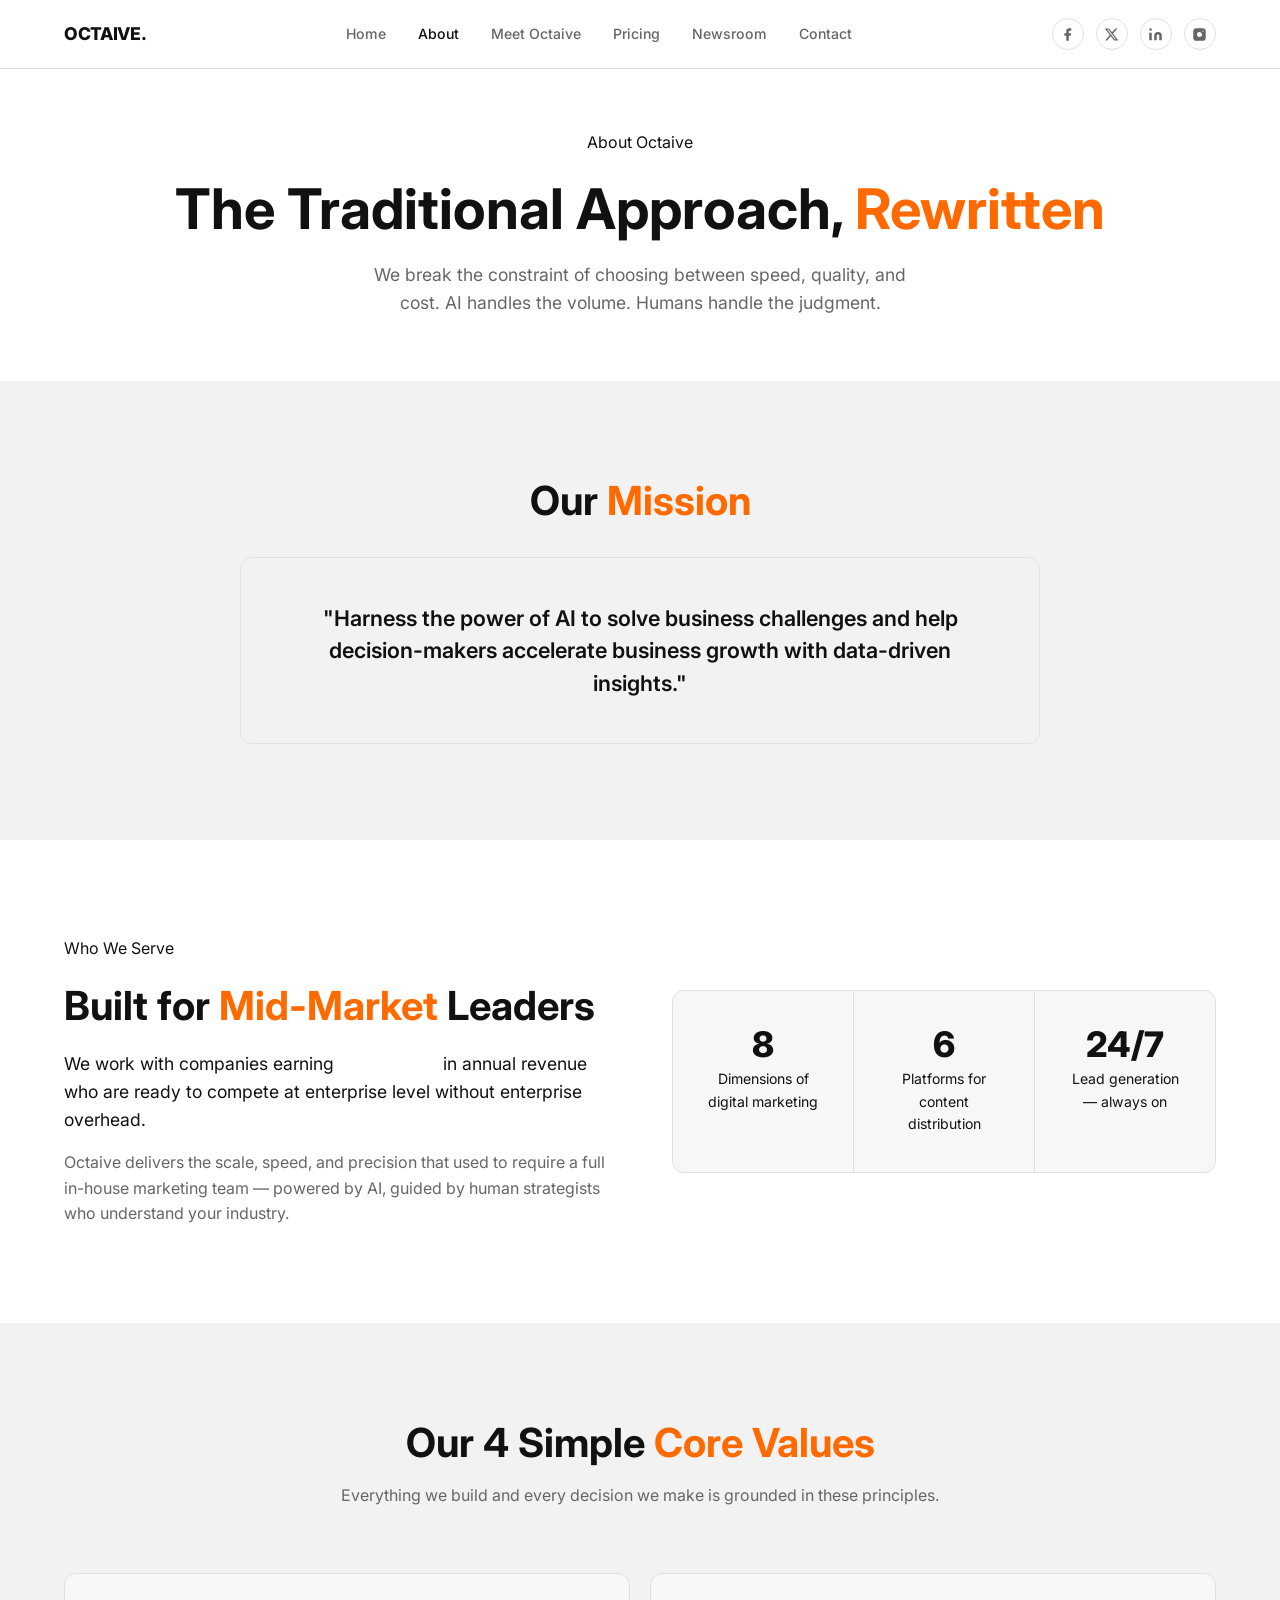
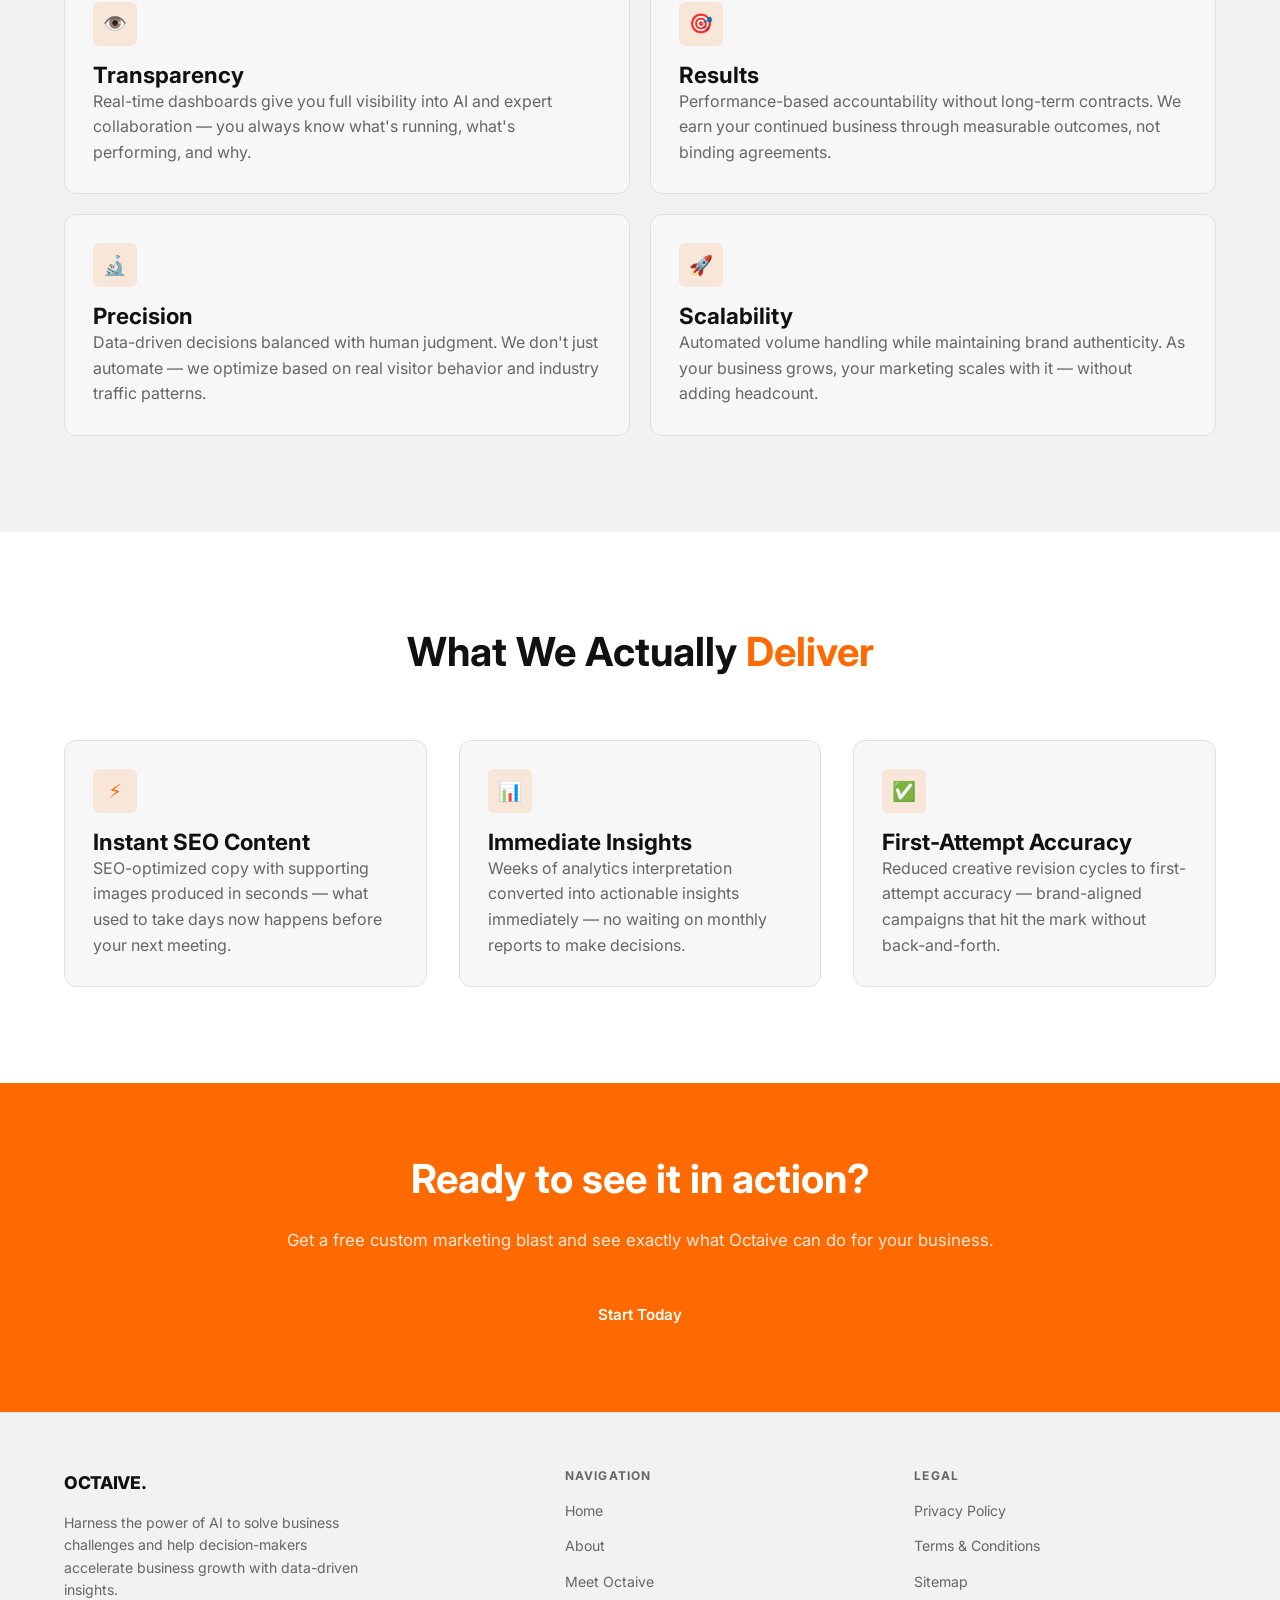
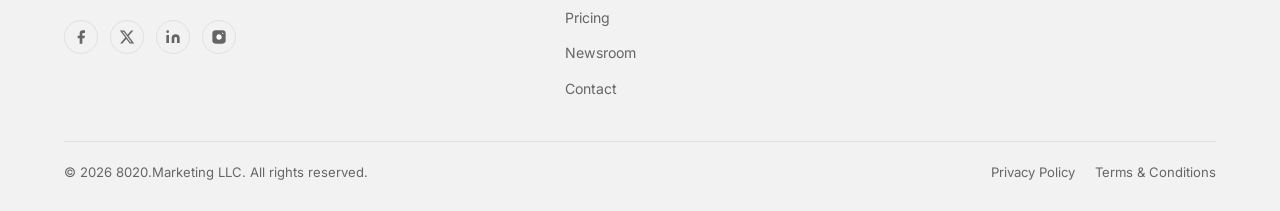
<file: about.html>
<!DOCTYPE html>
<html lang="en">
<head>
  <meta charset="UTF-8">
  <meta name="viewport" content="width=device-width, initial-scale=1.0">
  <title>About — Octaive</title>
  <meta name="description" content="Learn how Octaive combines AI efficiency with human expertise to deliver high-volume, high-quality marketing for businesses earning $2M–$50M.">
  <link rel="preconnect" href="https://fonts.googleapis.com">
  <link rel="preconnect" href="https://fonts.gstatic.com" crossorigin>
  <link href="https://fonts.googleapis.com/css2?family=Inter:wght@400;500;600;700;800&display=swap" rel="stylesheet">
  <link rel="stylesheet" href="css/main.css">
</head>
<body>

  <!-- ===================== NAV ===================== -->
  <nav class="site-nav" role="navigation" aria-label="Main navigation">
    <div class="nav-inner">
      <a href="index.html" class="nav-logo">Octaive<span>.</span></a>
      <ul class="nav-links" id="nav-links">
        <li><a href="index.html">Home</a></li>
        <li><a href="about.html" class="active">About</a></li>
        <li><a href="services.html">Meet Octaive</a></li>
        <li><a href="pricing.html">Pricing</a></li>
        <li><a href="newsroom.html">Newsroom</a></li>
        <li><a href="contact.html">Contact</a></li>
      </ul>
      <div class="nav-social">
        <a href="#" aria-label="Facebook"><svg viewBox="0 0 24 24"><path d="M18 2h-3a5 5 0 0 0-5 5v3H7v4h3v8h4v-8h3l1-4h-4V7a1 1 0 0 1 1-1h3z"/></svg></a>
        <a href="#" aria-label="X (Twitter)"><svg viewBox="0 0 24 24"><path d="M18.244 2.25h3.308l-7.227 8.26 8.502 11.24H16.17l-5.214-6.817L4.99 21.75H1.68l7.73-8.835L1.254 2.25H8.08l4.713 6.231zm-1.161 17.52h1.833L7.084 4.126H5.117z"/></svg></a>
        <a href="#" aria-label="LinkedIn"><svg viewBox="0 0 24 24"><path d="M16 8a6 6 0 0 1 6 6v7h-4v-7a2 2 0 0 0-2-2 2 2 0 0 0-2 2v7h-4v-7a6 6 0 0 1 6-6zM2 9h4v12H2z"/><circle cx="4" cy="4" r="2"/></svg></a>
        <a href="#" aria-label="Instagram"><svg viewBox="0 0 24 24"><rect x="2" y="2" width="20" height="20" rx="5" ry="5"/><path d="M16 11.37A4 4 0 1 1 12.63 8 4 4 0 0 1 16 11.37z" style="fill:var(--bg-card)"/><line x1="17.5" y1="6.5" x2="17.51" y2="6.5" style="stroke:var(--bg-card);stroke-width:2;stroke-linecap:round"/></svg></a>
      </div>
      <button class="nav-hamburger" id="nav-hamburger" aria-label="Toggle menu" aria-expanded="false">
        <span></span><span></span><span></span>
      </button>
    </div>
  </nav>

  <main>

    <!-- ===================== PAGE HERO ===================== -->
    <section class="page-hero">
      <div class="container">
        <span class="eyebrow" style="display:inline-block;margin-bottom:20px;">About Octaive</span>
        <h1>The Traditional Approach, <span class="text-accent">Rewritten</span></h1>
        <p>We break the constraint of choosing between speed, quality, and cost. AI handles the volume. Humans handle the judgment.</p>
      </div>
    </section>

    <!-- ===================== MISSION ===================== -->
    <section class="section section-alt">
      <div class="container">
        <div style="max-width:800px;margin:0 auto;text-align:center;">
          <h2 style="margin-bottom:32px;">Our <span class="text-accent">Mission</span></h2>
          <div class="callout">
            <blockquote>
              "Harness the power of AI to solve business challenges and help decision-makers accelerate business growth with data-driven insights."
            </blockquote>
          </div>
        </div>
      </div>
    </section>

    <!-- ===================== TARGET MARKET ===================== -->
    <section class="section">
      <div class="container">
        <div style="display:grid;grid-template-columns:1fr 1fr;gap:64px;align-items:center;">
          <div>
            <span class="eyebrow" style="display:inline-block;margin-bottom:20px;">Who We Serve</span>
            <h2>Built for <span class="text-accent">Mid-Market</span> Leaders</h2>
            <p class="lead" style="margin:20px 0 16px;">We work with companies earning <strong style="color:var(--white);">$2M–$50M</strong> in annual revenue who are ready to compete at enterprise level without enterprise overhead.</p>
            <p>Octaive delivers the scale, speed, and precision that used to require a full in-house marketing team — powered by AI, guided by human strategists who understand your industry.</p>
          </div>
          <div>
            <div class="stats-row" style="margin-top:0;">
              <div class="stat">
                <div class="number">8</div>
                <div class="label">Dimensions of digital marketing</div>
              </div>
              <div class="stat">
                <div class="number">6</div>
                <div class="label">Platforms for content distribution</div>
              </div>
              <div class="stat">
                <div class="number">24/7</div>
                <div class="label">Lead generation — always on</div>
              </div>
            </div>
          </div>
        </div>
      </div>
    </section>

    <!-- ===================== CORE VALUES ===================== -->
    <section class="section section-alt">
      <div class="container">
        <div class="section-header">
          <h2>Our 4 Simple <span class="text-accent">Core Values</span></h2>
          <p>Everything we build and every decision we make is grounded in these principles.</p>
        </div>

        <div class="values-grid">
          <div class="card">
            <div class="card-icon">👁️</div>
            <h3>Transparency</h3>
            <p>Real-time dashboards give you full visibility into AI and expert collaboration — you always know what's running, what's performing, and why.</p>
          </div>

          <div class="card">
            <div class="card-icon">🎯</div>
            <h3>Results</h3>
            <p>Performance-based accountability without long-term contracts. We earn your continued business through measurable outcomes, not binding agreements.</p>
          </div>

          <div class="card">
            <div class="card-icon">🔬</div>
            <h3>Precision</h3>
            <p>Data-driven decisions balanced with human judgment. We don't just automate — we optimize based on real visitor behavior and industry traffic patterns.</p>
          </div>

          <div class="card">
            <div class="card-icon">🚀</div>
            <h3>Scalability</h3>
            <p>Automated volume handling while maintaining brand authenticity. As your business grows, your marketing scales with it — without adding headcount.</p>
          </div>
        </div>
      </div>
    </section>

    <!-- ===================== KEY CLAIMS ===================== -->
    <section class="section">
      <div class="container">
        <div class="section-header">
          <h2>What We Actually <span class="text-accent">Deliver</span></h2>
        </div>

        <div class="grid-3">
          <div class="card">
            <div class="card-icon">⚡</div>
            <h3>Instant SEO Content</h3>
            <p>SEO-optimized copy with supporting images produced in seconds — what used to take days now happens before your next meeting.</p>
          </div>
          <div class="card">
            <div class="card-icon">📊</div>
            <h3>Immediate Insights</h3>
            <p>Weeks of analytics interpretation converted into actionable insights immediately — no waiting on monthly reports to make decisions.</p>
          </div>
          <div class="card">
            <div class="card-icon">✅</div>
            <h3>First-Attempt Accuracy</h3>
            <p>Reduced creative revision cycles to first-attempt accuracy — brand-aligned campaigns that hit the mark without back-and-forth.</p>
          </div>
        </div>
      </div>
    </section>

    <!-- ===================== CTA ===================== -->
    <section class="cta-strip section-alt">
      <div class="container">
        <h2>Ready to see it in <span class="text-accent">action</span>?</h2>
        <p>Get a free custom marketing blast and see exactly what Octaive can do for your business.</p>
        <a href="contact.html" class="btn btn-primary">Start Today</a>
      </div>
    </section>

  </main>

  <!-- ===================== FOOTER ===================== -->
  <footer class="site-footer">
    <div class="container">
      <div class="footer-top">
        <div class="footer-brand">
          <a href="index.html" class="nav-logo">Octaive<span>.</span></a>
          <p>Harness the power of AI to solve business challenges and help decision-makers accelerate business growth with data-driven insights.</p>
          <div class="footer-social">
            <a href="#" aria-label="Facebook"><svg viewBox="0 0 24 24"><path d="M18 2h-3a5 5 0 0 0-5 5v3H7v4h3v8h4v-8h3l1-4h-4V7a1 1 0 0 1 1-1h3z"/></svg></a>
            <a href="#" aria-label="X (Twitter)"><svg viewBox="0 0 24 24"><path d="M18.244 2.25h3.308l-7.227 8.26 8.502 11.24H16.17l-5.214-6.817L4.99 21.75H1.68l7.73-8.835L1.254 2.25H8.08l4.713 6.231zm-1.161 17.52h1.833L7.084 4.126H5.117z"/></svg></a>
            <a href="#" aria-label="LinkedIn"><svg viewBox="0 0 24 24"><path d="M16 8a6 6 0 0 1 6 6v7h-4v-7a2 2 0 0 0-2-2 2 2 0 0 0-2 2v7h-4v-7a6 6 0 0 1 6-6zM2 9h4v12H2z"/><circle cx="4" cy="4" r="2"/></svg></a>
            <a href="#" aria-label="Instagram"><svg viewBox="0 0 24 24"><rect x="2" y="2" width="20" height="20" rx="5" ry="5"/><path d="M16 11.37A4 4 0 1 1 12.63 8 4 4 0 0 1 16 11.37z" style="fill:var(--bg)"/><line x1="17.5" y1="6.5" x2="17.51" y2="6.5" style="stroke:var(--bg);stroke-width:2;stroke-linecap:round"/></svg></a>
          </div>
        </div>
        <div class="footer-col">
          <h4>Navigation</h4>
          <ul>
            <li><a href="index.html">Home</a></li>
            <li><a href="about.html">About</a></li>
            <li><a href="services.html">Meet Octaive</a></li>
            <li><a href="pricing.html">Pricing</a></li>
            <li><a href="newsroom.html">Newsroom</a></li>
            <li><a href="contact.html">Contact</a></li>
          </ul>
        </div>
        <div class="footer-col">
          <h4>Legal</h4>
          <ul>
            <li><a href="privacy-policy.html">Privacy Policy</a></li>
            <li><a href="terms-conditions.html">Terms &amp; Conditions</a></li>
            <li><a href="sitemap.html">Sitemap</a></li>
          </ul>
        </div>
      </div>
      <div class="footer-bottom">
        <p>&copy; 2026 8020.Marketing LLC. All rights reserved.</p>
        <div class="footer-legal">
          <a href="privacy-policy.html">Privacy Policy</a>
          <a href="terms-conditions.html">Terms &amp; Conditions</a>
        </div>
      </div>
    </div>
  </footer>

  <script src="js/nav.js"></script>
</body>
</html>
</file>
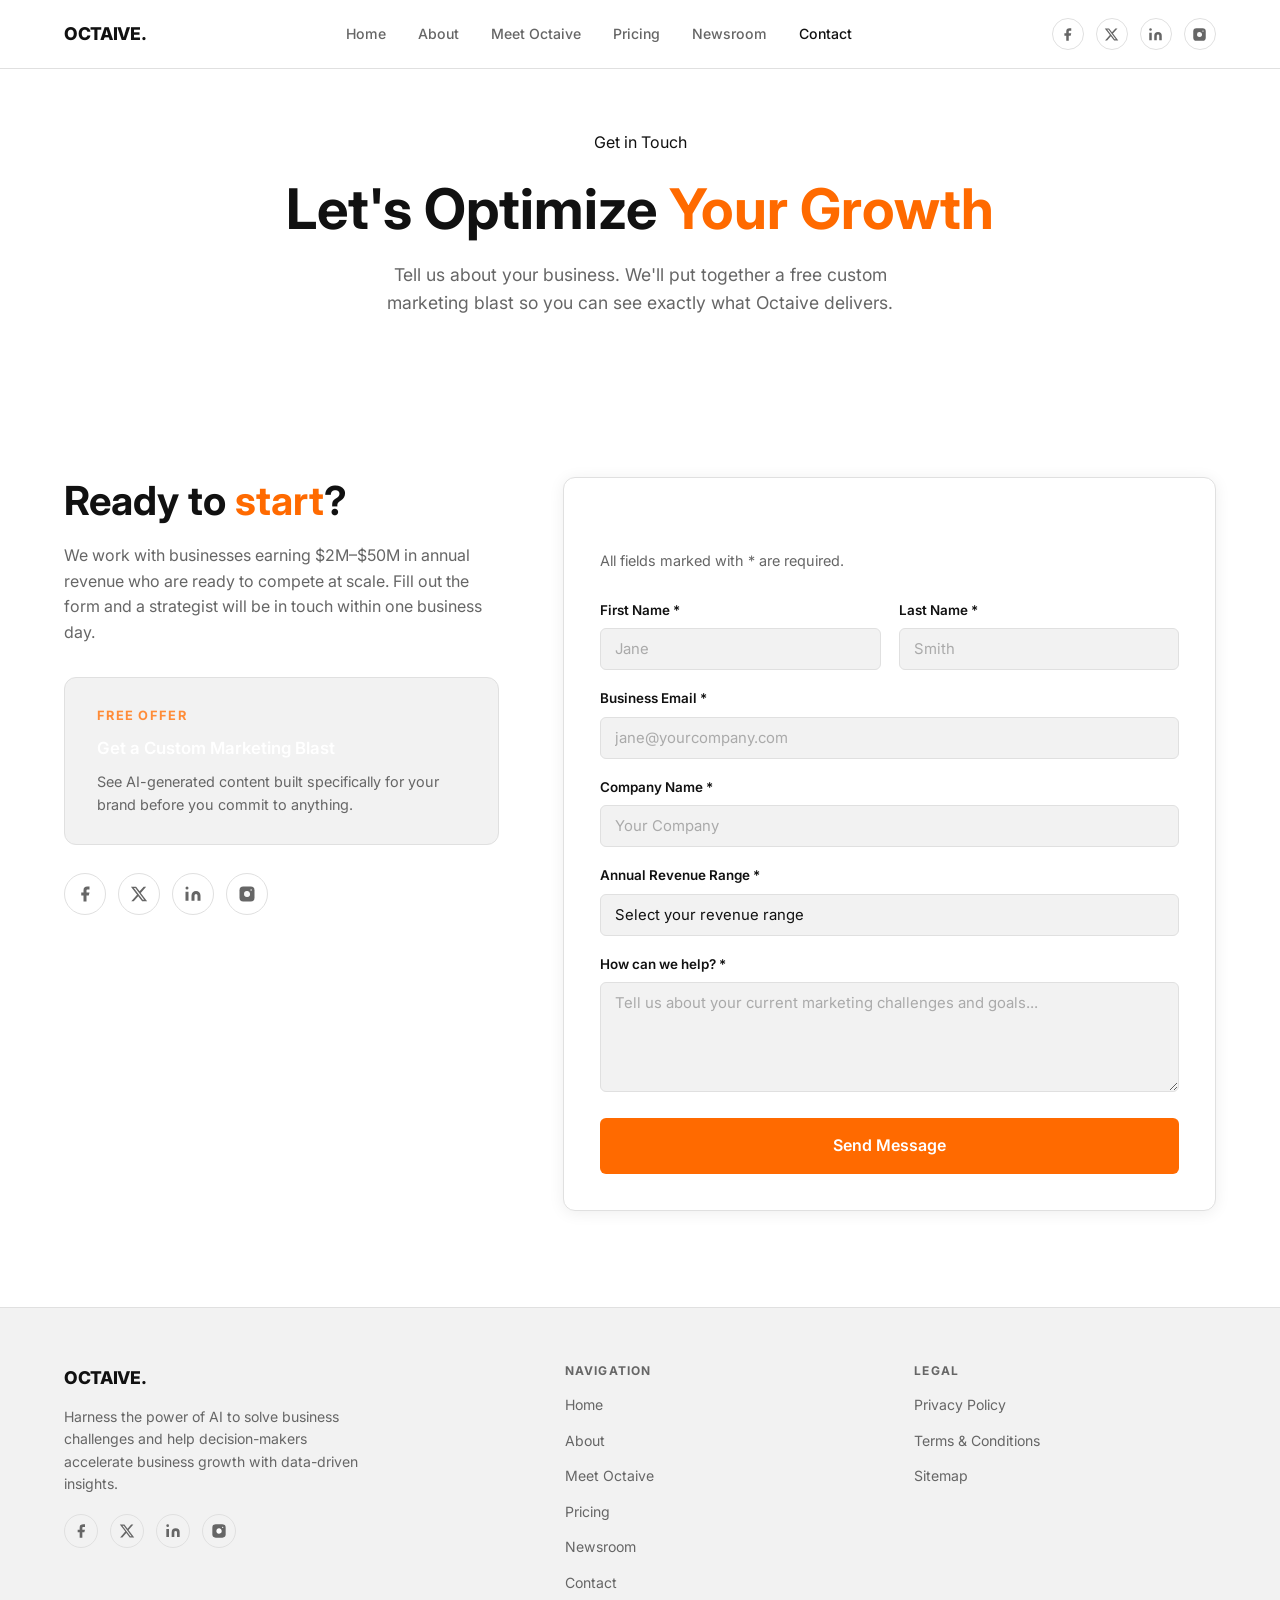
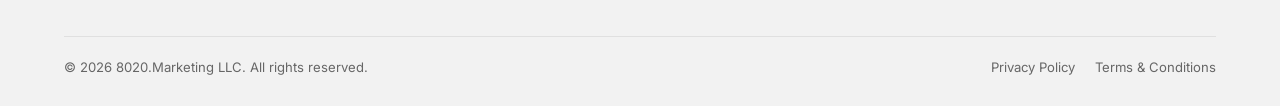
<file: contact.html>
<!DOCTYPE html>
<html lang="en">
<head>
  <meta charset="UTF-8">
  <meta name="viewport" content="width=device-width, initial-scale=1.0">
  <title>Contact — Octaive</title>
  <meta name="description" content="Let's optimize your growth. Get a free custom marketing blast and see exactly what Octaive can do for your business.">
  <link rel="preconnect" href="https://fonts.googleapis.com">
  <link rel="preconnect" href="https://fonts.gstatic.com" crossorigin>
  <link href="https://fonts.googleapis.com/css2?family=Inter:wght@400;500;600;700;800&display=swap" rel="stylesheet">
  <link rel="stylesheet" href="css/main.css">
</head>
<body>

  <!-- ===================== NAV ===================== -->
  <nav class="site-nav" role="navigation" aria-label="Main navigation">
    <div class="nav-inner">
      <a href="index.html" class="nav-logo">Octaive<span>.</span></a>
      <ul class="nav-links" id="nav-links">
        <li><a href="index.html">Home</a></li>
        <li><a href="about.html">About</a></li>
        <li><a href="services.html">Meet Octaive</a></li>
        <li><a href="pricing.html">Pricing</a></li>
        <li><a href="newsroom.html">Newsroom</a></li>
        <li><a href="contact.html" class="active">Contact</a></li>
      </ul>
      <div class="nav-social">
        <a href="#" aria-label="Facebook"><svg viewBox="0 0 24 24"><path d="M18 2h-3a5 5 0 0 0-5 5v3H7v4h3v8h4v-8h3l1-4h-4V7a1 1 0 0 1 1-1h3z"/></svg></a>
        <a href="#" aria-label="X (Twitter)"><svg viewBox="0 0 24 24"><path d="M18.244 2.25h3.308l-7.227 8.26 8.502 11.24H16.17l-5.214-6.817L4.99 21.75H1.68l7.73-8.835L1.254 2.25H8.08l4.713 6.231zm-1.161 17.52h1.833L7.084 4.126H5.117z"/></svg></a>
        <a href="#" aria-label="LinkedIn"><svg viewBox="0 0 24 24"><path d="M16 8a6 6 0 0 1 6 6v7h-4v-7a2 2 0 0 0-2-2 2 2 0 0 0-2 2v7h-4v-7a6 6 0 0 1 6-6zM2 9h4v12H2z"/><circle cx="4" cy="4" r="2"/></svg></a>
        <a href="#" aria-label="Instagram"><svg viewBox="0 0 24 24"><rect x="2" y="2" width="20" height="20" rx="5" ry="5"/><path d="M16 11.37A4 4 0 1 1 12.63 8 4 4 0 0 1 16 11.37z" style="fill:var(--bg-card)"/><line x1="17.5" y1="6.5" x2="17.51" y2="6.5" style="stroke:var(--bg-card);stroke-width:2;stroke-linecap:round"/></svg></a>
      </div>
      <button class="nav-hamburger" id="nav-hamburger" aria-label="Toggle menu" aria-expanded="false">
        <span></span><span></span><span></span>
      </button>
    </div>
  </nav>

  <main>

    <!-- ===================== PAGE HERO ===================== -->
    <section class="page-hero">
      <div class="container">
        <span class="eyebrow" style="display:inline-block;margin-bottom:20px;">Get in Touch</span>
        <h1>Let's Optimize <span class="text-accent">Your Growth</span></h1>
        <p>Tell us about your business. We'll put together a free custom marketing blast so you can see exactly what Octaive delivers.</p>
      </div>
    </section>

    <!-- ===================== CONTACT SECTION ===================== -->
    <section class="section">
      <div class="container">
        <div class="contact-grid">

          <!-- LEFT: Info -->
          <div class="contact-info">
            <h2>Ready to <span class="text-accent">start</span>?</h2>
            <p>We work with businesses earning $2M–$50M in annual revenue who are ready to compete at scale. Fill out the form and a strategist will be in touch within one business day.</p>

            <!-- Free offer callout -->
            <div class="callout" style="margin-top:32px;text-align:left;padding:28px 32px;">
              <p style="font-size:.8rem;text-transform:uppercase;letter-spacing:.1em;color:var(--accent-light);font-weight:700;margin-bottom:8px;">Free Offer</p>
              <p style="color:var(--white);font-size:1.05rem;font-weight:600;margin-bottom:8px;">Get a Custom Marketing Blast</p>
              <p style="color:var(--text-muted);font-size:.9rem;margin:0;">See AI-generated content built specifically for your brand before you commit to anything.</p>
            </div>

            <!-- Social links -->
            <div class="contact-social">
              <a href="#" aria-label="Facebook">
                <svg viewBox="0 0 24 24"><path d="M18 2h-3a5 5 0 0 0-5 5v3H7v4h3v8h4v-8h3l1-4h-4V7a1 1 0 0 1 1-1h3z"/></svg>
              </a>
              <a href="#" aria-label="X (Twitter)">
                <svg viewBox="0 0 24 24"><path d="M18.244 2.25h3.308l-7.227 8.26 8.502 11.24H16.17l-5.214-6.817L4.99 21.75H1.68l7.73-8.835L1.254 2.25H8.08l4.713 6.231zm-1.161 17.52h1.833L7.084 4.126H5.117z"/></svg>
              </a>
              <a href="#" aria-label="LinkedIn">
                <svg viewBox="0 0 24 24"><path d="M16 8a6 6 0 0 1 6 6v7h-4v-7a2 2 0 0 0-2-2 2 2 0 0 0-2 2v7h-4v-7a6 6 0 0 1 6-6zM2 9h4v12H2z"/><circle cx="4" cy="4" r="2"/></svg>
              </a>
              <a href="#" aria-label="Instagram">
                <svg viewBox="0 0 24 24"><rect x="2" y="2" width="20" height="20" rx="5" ry="5"/><path d="M16 11.37A4 4 0 1 1 12.63 8 4 4 0 0 1 16 11.37z" style="fill:var(--bg-card)"/><line x1="17.5" y1="6.5" x2="17.51" y2="6.5" style="stroke:var(--bg-card);stroke-width:2;stroke-linecap:round"/></svg>
              </a>
            </div>
          </div>

          <!-- RIGHT: Form -->
          <div class="form-card">
            <h3 style="color:var(--white);margin-bottom:8px;">Tell us more about you</h3>
            <p style="margin-bottom:28px;font-size:.9rem;">All fields marked with * are required.</p>

            <form action="" method="POST" novalidate>
              <div class="form-row">
                <div class="form-field">
                  <label for="first-name">First Name *</label>
                  <input type="text" id="first-name" name="first_name" placeholder="Jane" required>
                </div>
                <div class="form-field">
                  <label for="last-name">Last Name *</label>
                  <input type="text" id="last-name" name="last_name" placeholder="Smith" required>
                </div>
              </div>

              <div class="form-field">
                <label for="email">Business Email *</label>
                <input type="email" id="email" name="email" placeholder="jane@yourcompany.com" required>
              </div>

              <div class="form-field">
                <label for="company">Company Name *</label>
                <input type="text" id="company" name="company" placeholder="Your Company" required>
              </div>

              <div class="form-field">
                <label for="revenue">Annual Revenue Range *</label>
                <select id="revenue" name="revenue" required>
                  <option value="" disabled selected>Select your revenue range</option>
                  <option value="under-2m">Under $2M</option>
                  <option value="2m-5m">$2M – $5M</option>
                  <option value="5m-10m">$5M – $10M</option>
                  <option value="10m-25m">$10M – $25M</option>
                  <option value="25m-50m">$25M – $50M</option>
                  <option value="over-50m">Over $50M</option>
                </select>
              </div>

              <div class="form-field">
                <label for="message">How can we help? *</label>
                <textarea id="message" name="message" placeholder="Tell us about your current marketing challenges and goals..." required></textarea>
              </div>

              <button type="submit" class="btn btn-primary form-submit">Send Message</button>
            </form>
          </div>

        </div>
      </div>
    </section>

  </main>

  <!-- ===================== FOOTER ===================== -->
  <footer class="site-footer">
    <div class="container">
      <div class="footer-top">
        <div class="footer-brand">
          <a href="index.html" class="nav-logo">Octaive<span>.</span></a>
          <p>Harness the power of AI to solve business challenges and help decision-makers accelerate business growth with data-driven insights.</p>
          <div class="footer-social">
            <a href="#" aria-label="Facebook"><svg viewBox="0 0 24 24"><path d="M18 2h-3a5 5 0 0 0-5 5v3H7v4h3v8h4v-8h3l1-4h-4V7a1 1 0 0 1 1-1h3z"/></svg></a>
            <a href="#" aria-label="X (Twitter)"><svg viewBox="0 0 24 24"><path d="M18.244 2.25h3.308l-7.227 8.26 8.502 11.24H16.17l-5.214-6.817L4.99 21.75H1.68l7.73-8.835L1.254 2.25H8.08l4.713 6.231zm-1.161 17.52h1.833L7.084 4.126H5.117z"/></svg></a>
            <a href="#" aria-label="LinkedIn"><svg viewBox="0 0 24 24"><path d="M16 8a6 6 0 0 1 6 6v7h-4v-7a2 2 0 0 0-2-2 2 2 0 0 0-2 2v7h-4v-7a6 6 0 0 1 6-6zM2 9h4v12H2z"/><circle cx="4" cy="4" r="2"/></svg></a>
            <a href="#" aria-label="Instagram"><svg viewBox="0 0 24 24"><rect x="2" y="2" width="20" height="20" rx="5" ry="5"/><path d="M16 11.37A4 4 0 1 1 12.63 8 4 4 0 0 1 16 11.37z" style="fill:var(--bg)"/><line x1="17.5" y1="6.5" x2="17.51" y2="6.5" style="stroke:var(--bg);stroke-width:2;stroke-linecap:round"/></svg></a>
          </div>
        </div>
        <div class="footer-col">
          <h4>Navigation</h4>
          <ul>
            <li><a href="index.html">Home</a></li>
            <li><a href="about.html">About</a></li>
            <li><a href="services.html">Meet Octaive</a></li>
            <li><a href="pricing.html">Pricing</a></li>
            <li><a href="newsroom.html">Newsroom</a></li>
            <li><a href="contact.html">Contact</a></li>
          </ul>
        </div>
        <div class="footer-col">
          <h4>Legal</h4>
          <ul>
            <li><a href="privacy-policy.html">Privacy Policy</a></li>
            <li><a href="terms-conditions.html">Terms &amp; Conditions</a></li>
            <li><a href="sitemap.html">Sitemap</a></li>
          </ul>
        </div>
      </div>
      <div class="footer-bottom">
        <p>&copy; 2026 8020.Marketing LLC. All rights reserved.</p>
        <div class="footer-legal">
          <a href="privacy-policy.html">Privacy Policy</a>
          <a href="terms-conditions.html">Terms &amp; Conditions</a>
        </div>
      </div>
    </div>
  </footer>

  <script src="js/nav.js"></script>
</body>
</html>
</file>
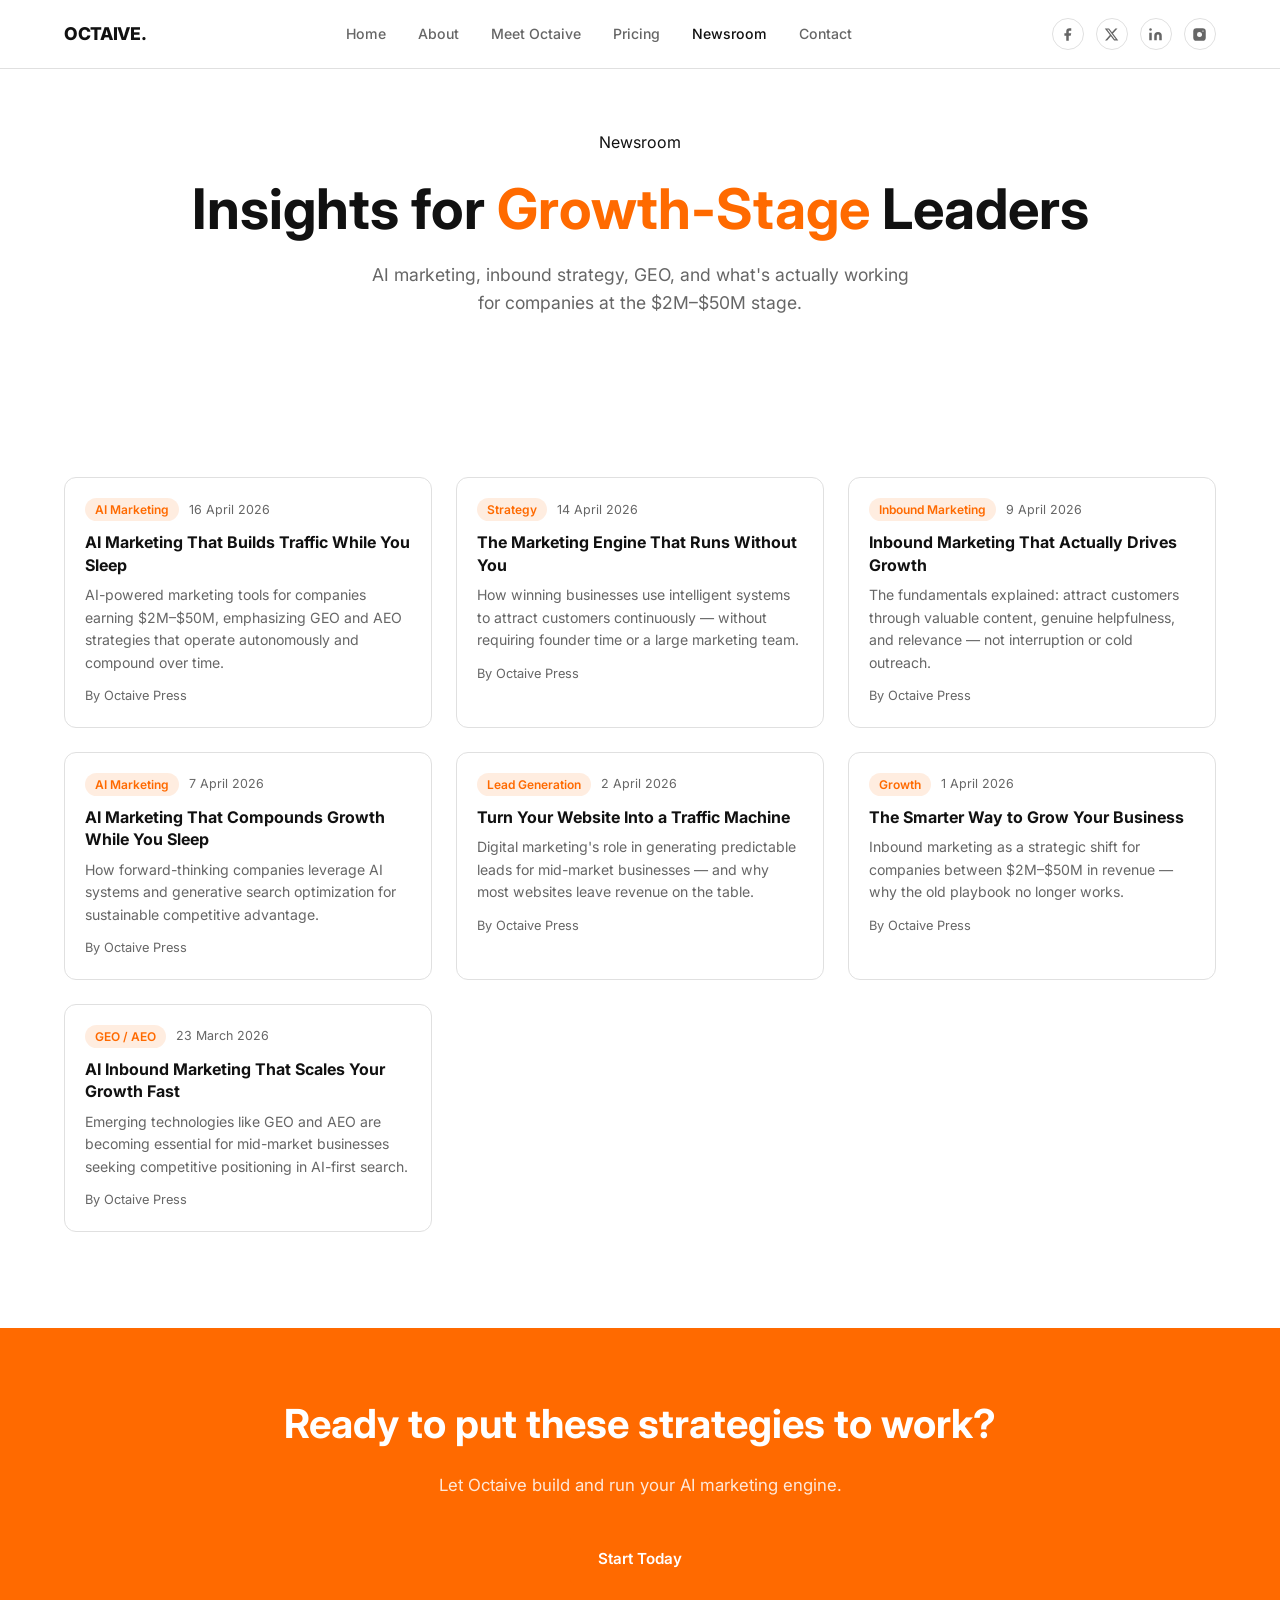
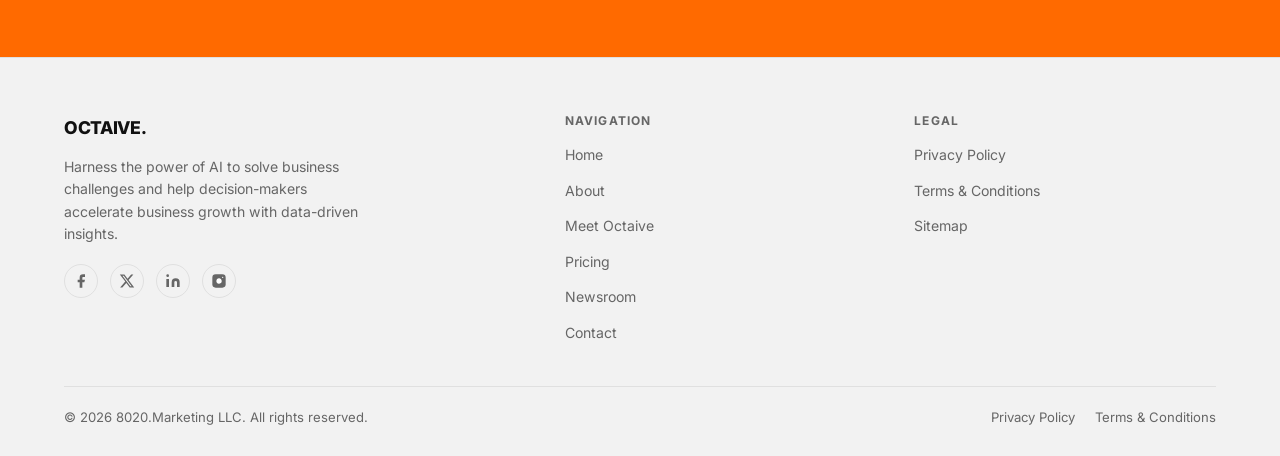
<file: newsroom.html>
<!DOCTYPE html>
<html lang="en">
<head>
  <meta charset="UTF-8">
  <meta name="viewport" content="width=device-width, initial-scale=1.0">
  <title>Newsroom — Octaive</title>
  <meta name="description" content="Insights on AI marketing, inbound growth strategy, GEO, AEO, and what's working for mid-market businesses earning $2M–$50M.">
  <link rel="preconnect" href="https://fonts.googleapis.com">
  <link rel="preconnect" href="https://fonts.gstatic.com" crossorigin>
  <link href="https://fonts.googleapis.com/css2?family=Inter:wght@400;500;600;700;800&display=swap" rel="stylesheet">
  <link rel="stylesheet" href="css/main.css">
</head>
<body>

  <!-- ===================== NAV ===================== -->
  <nav class="site-nav" role="navigation" aria-label="Main navigation">
    <div class="nav-inner">
      <a href="index.html" class="nav-logo">Octaive<span>.</span></a>
      <ul class="nav-links" id="nav-links">
        <li><a href="index.html">Home</a></li>
        <li><a href="about.html">About</a></li>
        <li><a href="services.html">Meet Octaive</a></li>
        <li><a href="pricing.html">Pricing</a></li>
        <li><a href="newsroom.html" class="active">Newsroom</a></li>
        <li><a href="contact.html">Contact</a></li>
      </ul>
      <div class="nav-social">
        <a href="#" aria-label="Facebook"><svg viewBox="0 0 24 24"><path d="M18 2h-3a5 5 0 0 0-5 5v3H7v4h3v8h4v-8h3l1-4h-4V7a1 1 0 0 1 1-1h3z"/></svg></a>
        <a href="#" aria-label="X (Twitter)"><svg viewBox="0 0 24 24"><path d="M18.244 2.25h3.308l-7.227 8.26 8.502 11.24H16.17l-5.214-6.817L4.99 21.75H1.68l7.73-8.835L1.254 2.25H8.08l4.713 6.231zm-1.161 17.52h1.833L7.084 4.126H5.117z"/></svg></a>
        <a href="#" aria-label="LinkedIn"><svg viewBox="0 0 24 24"><path d="M16 8a6 6 0 0 1 6 6v7h-4v-7a2 2 0 0 0-2-2 2 2 0 0 0-2 2v7h-4v-7a6 6 0 0 1 6-6zM2 9h4v12H2z"/><circle cx="4" cy="4" r="2"/></svg></a>
        <a href="#" aria-label="Instagram"><svg viewBox="0 0 24 24"><rect x="2" y="2" width="20" height="20" rx="5" ry="5"/><path d="M16 11.37A4 4 0 1 1 12.63 8 4 4 0 0 1 16 11.37z" style="fill:var(--bg-card)"/><line x1="17.5" y1="6.5" x2="17.51" y2="6.5" style="stroke:var(--bg-card);stroke-width:2;stroke-linecap:round"/></svg></a>
      </div>
      <button class="nav-hamburger" id="nav-hamburger" aria-label="Toggle menu" aria-expanded="false">
        <span></span><span></span><span></span>
      </button>
    </div>
  </nav>

  <main>

    <!-- ===================== PAGE HERO ===================== -->
    <section class="page-hero">
      <div class="container">
        <span class="eyebrow" style="display:inline-block;margin-bottom:20px;">Newsroom</span>
        <h1>Insights for <span class="text-accent">Growth-Stage</span> Leaders</h1>
        <p>AI marketing, inbound strategy, GEO, and what's actually working for companies at the $2M–$50M stage.</p>
      </div>
    </section>

    <!-- ===================== ARTICLES ===================== -->
    <section class="section">
      <div class="container">
        <div class="article-grid">

          <article class="article-card">
            <div class="article-card-body">
              <div class="article-meta">
                <span class="tag">AI Marketing</span>
                <span>16 April 2026</span>
              </div>
              <h3>AI Marketing That Builds Traffic While You Sleep</h3>
              <p>AI-powered marketing tools for companies earning $2M–$50M, emphasizing GEO and AEO strategies that operate autonomously and compound over time.</p>
              <p style="margin-top:12px;font-size:.8rem;color:var(--text-muted);">By Octaive Press</p>
            </div>
          </article>

          <article class="article-card">
            <div class="article-card-body">
              <div class="article-meta">
                <span class="tag">Strategy</span>
                <span>14 April 2026</span>
              </div>
              <h3>The Marketing Engine That Runs Without You</h3>
              <p>How winning businesses use intelligent systems to attract customers continuously — without requiring founder time or a large marketing team.</p>
              <p style="margin-top:12px;font-size:.8rem;color:var(--text-muted);">By Octaive Press</p>
            </div>
          </article>

          <article class="article-card">
            <div class="article-card-body">
              <div class="article-meta">
                <span class="tag">Inbound Marketing</span>
                <span>9 April 2026</span>
              </div>
              <h3>Inbound Marketing That Actually Drives Growth</h3>
              <p>The fundamentals explained: attract customers through valuable content, genuine helpfulness, and relevance — not interruption or cold outreach.</p>
              <p style="margin-top:12px;font-size:.8rem;color:var(--text-muted);">By Octaive Press</p>
            </div>
          </article>

          <article class="article-card">
            <div class="article-card-body">
              <div class="article-meta">
                <span class="tag">AI Marketing</span>
                <span>7 April 2026</span>
              </div>
              <h3>AI Marketing That Compounds Growth While You Sleep</h3>
              <p>How forward-thinking companies leverage AI systems and generative search optimization for sustainable competitive advantage.</p>
              <p style="margin-top:12px;font-size:.8rem;color:var(--text-muted);">By Octaive Press</p>
            </div>
          </article>

          <article class="article-card">
            <div class="article-card-body">
              <div class="article-meta">
                <span class="tag">Lead Generation</span>
                <span>2 April 2026</span>
              </div>
              <h3>Turn Your Website Into a Traffic Machine</h3>
              <p>Digital marketing's role in generating predictable leads for mid-market businesses — and why most websites leave revenue on the table.</p>
              <p style="margin-top:12px;font-size:.8rem;color:var(--text-muted);">By Octaive Press</p>
            </div>
          </article>

          <article class="article-card">
            <div class="article-card-body">
              <div class="article-meta">
                <span class="tag">Growth</span>
                <span>1 April 2026</span>
              </div>
              <h3>The Smarter Way to Grow Your Business</h3>
              <p>Inbound marketing as a strategic shift for companies between $2M–$50M in revenue — why the old playbook no longer works.</p>
              <p style="margin-top:12px;font-size:.8rem;color:var(--text-muted);">By Octaive Press</p>
            </div>
          </article>

          <article class="article-card">
            <div class="article-card-body">
              <div class="article-meta">
                <span class="tag">GEO / AEO</span>
                <span>23 March 2026</span>
              </div>
              <h3>AI Inbound Marketing That Scales Your Growth Fast</h3>
              <p>Emerging technologies like GEO and AEO are becoming essential for mid-market businesses seeking competitive positioning in AI-first search.</p>
              <p style="margin-top:12px;font-size:.8rem;color:var(--text-muted);">By Octaive Press</p>
            </div>
          </article>

        </div>
      </div>
    </section>

    <!-- ===================== CTA ===================== -->
    <section class="cta-strip section-alt">
      <div class="container">
        <h2>Ready to put these strategies to <span class="text-accent">work</span>?</h2>
        <p>Let Octaive build and run your AI marketing engine.</p>
        <a href="contact.html" class="btn btn-primary">Start Today</a>
      </div>
    </section>

  </main>

  <!-- ===================== FOOTER ===================== -->
  <footer class="site-footer">
    <div class="container">
      <div class="footer-top">
        <div class="footer-brand">
          <a href="index.html" class="nav-logo">Octaive<span>.</span></a>
          <p>Harness the power of AI to solve business challenges and help decision-makers accelerate business growth with data-driven insights.</p>
          <div class="footer-social">
            <a href="#" aria-label="Facebook"><svg viewBox="0 0 24 24"><path d="M18 2h-3a5 5 0 0 0-5 5v3H7v4h3v8h4v-8h3l1-4h-4V7a1 1 0 0 1 1-1h3z"/></svg></a>
            <a href="#" aria-label="X (Twitter)"><svg viewBox="0 0 24 24"><path d="M18.244 2.25h3.308l-7.227 8.26 8.502 11.24H16.17l-5.214-6.817L4.99 21.75H1.68l7.73-8.835L1.254 2.25H8.08l4.713 6.231zm-1.161 17.52h1.833L7.084 4.126H5.117z"/></svg></a>
            <a href="#" aria-label="LinkedIn"><svg viewBox="0 0 24 24"><path d="M16 8a6 6 0 0 1 6 6v7h-4v-7a2 2 0 0 0-2-2 2 2 0 0 0-2 2v7h-4v-7a6 6 0 0 1 6-6zM2 9h4v12H2z"/><circle cx="4" cy="4" r="2"/></svg></a>
            <a href="#" aria-label="Instagram"><svg viewBox="0 0 24 24"><rect x="2" y="2" width="20" height="20" rx="5" ry="5"/><path d="M16 11.37A4 4 0 1 1 12.63 8 4 4 0 0 1 16 11.37z" style="fill:var(--bg)"/><line x1="17.5" y1="6.5" x2="17.51" y2="6.5" style="stroke:var(--bg);stroke-width:2;stroke-linecap:round"/></svg></a>
          </div>
        </div>
        <div class="footer-col">
          <h4>Navigation</h4>
          <ul>
            <li><a href="index.html">Home</a></li>
            <li><a href="about.html">About</a></li>
            <li><a href="services.html">Meet Octaive</a></li>
            <li><a href="pricing.html">Pricing</a></li>
            <li><a href="newsroom.html">Newsroom</a></li>
            <li><a href="contact.html">Contact</a></li>
          </ul>
        </div>
        <div class="footer-col">
          <h4>Legal</h4>
          <ul>
            <li><a href="privacy-policy.html">Privacy Policy</a></li>
            <li><a href="terms-conditions.html">Terms &amp; Conditions</a></li>
            <li><a href="sitemap.html">Sitemap</a></li>
          </ul>
        </div>
      </div>
      <div class="footer-bottom">
        <p>&copy; 2026 8020.Marketing LLC. All rights reserved.</p>
        <div class="footer-legal">
          <a href="privacy-policy.html">Privacy Policy</a>
          <a href="terms-conditions.html">Terms &amp; Conditions</a>
        </div>
      </div>
    </div>
  </footer>

  <script src="js/nav.js"></script>
</body>
</html>
</file>
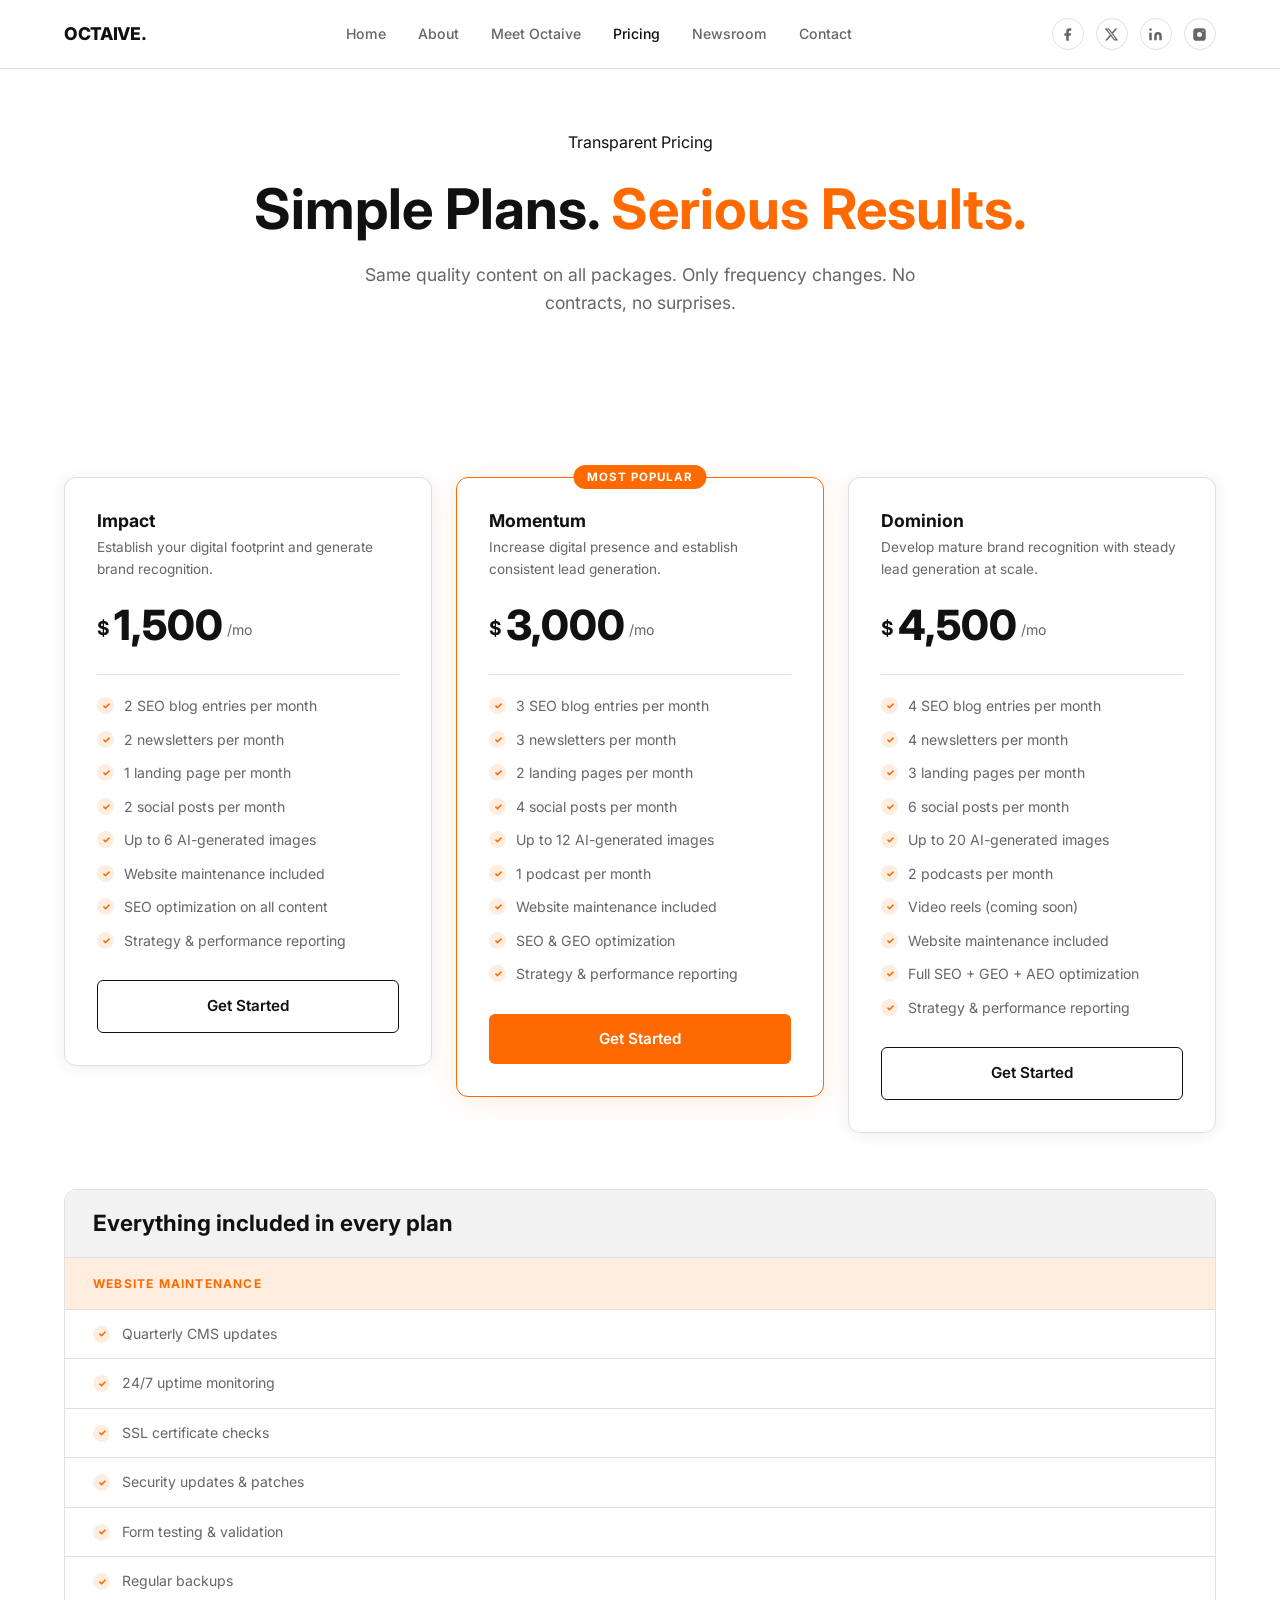
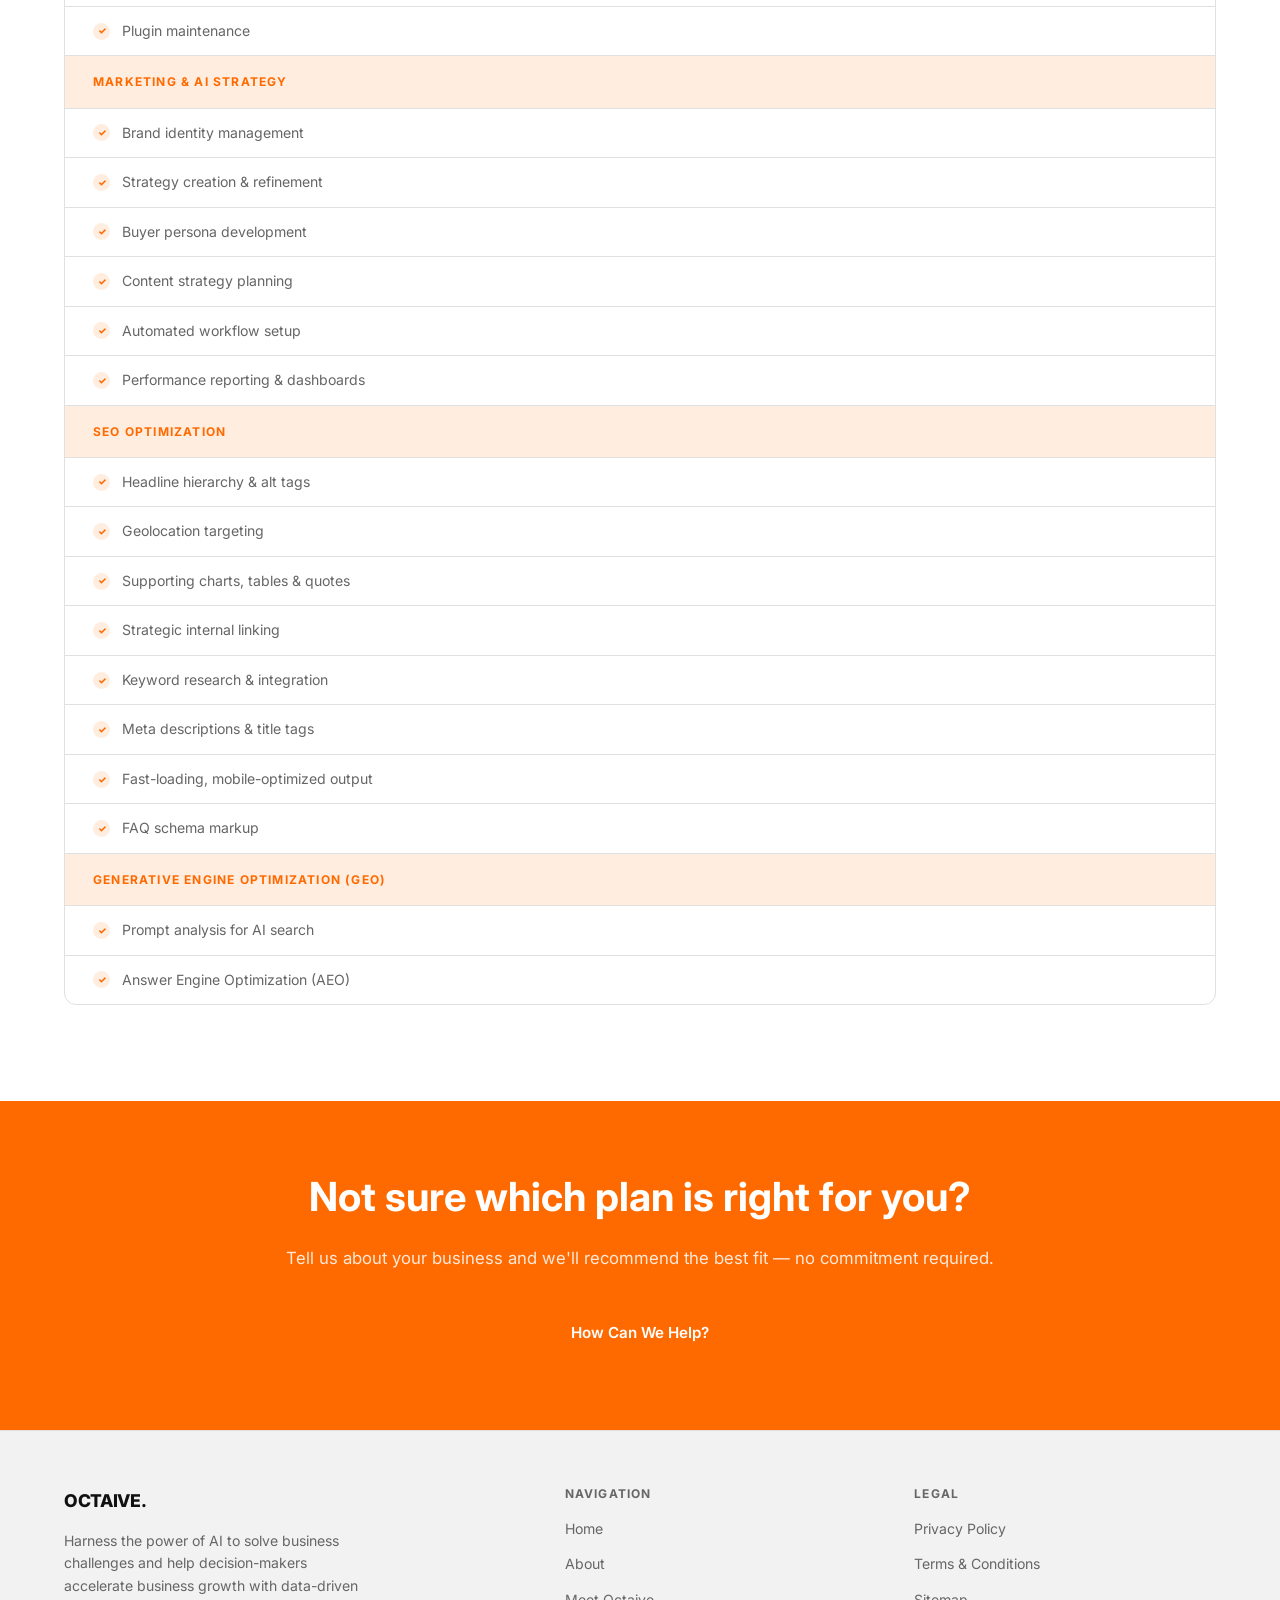
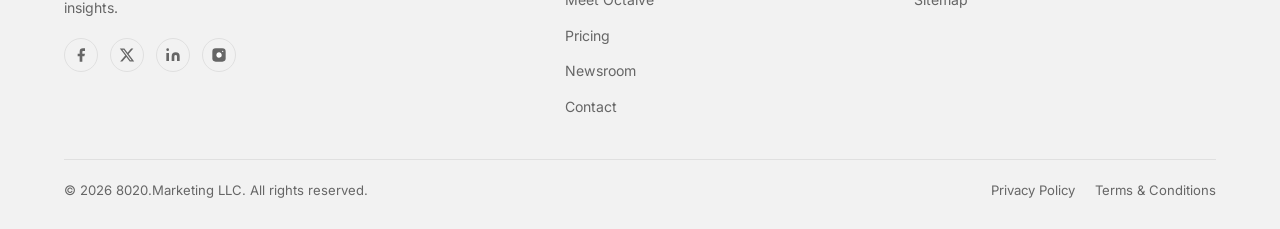
<file: pricing.html>
<!DOCTYPE html>
<html lang="en">
<head>
  <meta charset="UTF-8">
  <meta name="viewport" content="width=device-width, initial-scale=1.0">
  <title>Pricing — Octaive</title>
  <meta name="description" content="Simple, transparent pricing. Same quality content on all packages. Only frequency changes. Plans start at $1,500/month.">
  <link rel="preconnect" href="https://fonts.googleapis.com">
  <link rel="preconnect" href="https://fonts.gstatic.com" crossorigin>
  <link href="https://fonts.googleapis.com/css2?family=Inter:wght@400;500;600;700;800&display=swap" rel="stylesheet">
  <link rel="stylesheet" href="css/main.css">
</head>
<body>

  <!-- ===================== NAV ===================== -->
  <nav class="site-nav" role="navigation" aria-label="Main navigation">
    <div class="nav-inner">
      <a href="index.html" class="nav-logo">Octaive<span>.</span></a>
      <ul class="nav-links" id="nav-links">
        <li><a href="index.html">Home</a></li>
        <li><a href="about.html">About</a></li>
        <li><a href="services.html">Meet Octaive</a></li>
        <li><a href="pricing.html" class="active">Pricing</a></li>
        <li><a href="newsroom.html">Newsroom</a></li>
        <li><a href="contact.html">Contact</a></li>
      </ul>
      <div class="nav-social">
        <a href="#" aria-label="Facebook"><svg viewBox="0 0 24 24"><path d="M18 2h-3a5 5 0 0 0-5 5v3H7v4h3v8h4v-8h3l1-4h-4V7a1 1 0 0 1 1-1h3z"/></svg></a>
        <a href="#" aria-label="X (Twitter)"><svg viewBox="0 0 24 24"><path d="M18.244 2.25h3.308l-7.227 8.26 8.502 11.24H16.17l-5.214-6.817L4.99 21.75H1.68l7.73-8.835L1.254 2.25H8.08l4.713 6.231zm-1.161 17.52h1.833L7.084 4.126H5.117z"/></svg></a>
        <a href="#" aria-label="LinkedIn"><svg viewBox="0 0 24 24"><path d="M16 8a6 6 0 0 1 6 6v7h-4v-7a2 2 0 0 0-2-2 2 2 0 0 0-2 2v7h-4v-7a6 6 0 0 1 6-6zM2 9h4v12H2z"/><circle cx="4" cy="4" r="2"/></svg></a>
        <a href="#" aria-label="Instagram"><svg viewBox="0 0 24 24"><rect x="2" y="2" width="20" height="20" rx="5" ry="5"/><path d="M16 11.37A4 4 0 1 1 12.63 8 4 4 0 0 1 16 11.37z" style="fill:var(--bg-card)"/><line x1="17.5" y1="6.5" x2="17.51" y2="6.5" style="stroke:var(--bg-card);stroke-width:2;stroke-linecap:round"/></svg></a>
      </div>
      <button class="nav-hamburger" id="nav-hamburger" aria-label="Toggle menu" aria-expanded="false">
        <span></span><span></span><span></span>
      </button>
    </div>
  </nav>

  <main>

    <!-- ===================== PAGE HERO ===================== -->
    <section class="page-hero">
      <div class="container">
        <span class="eyebrow" style="display:inline-block;margin-bottom:20px;">Transparent Pricing</span>
        <h1>Simple Plans. <span class="text-accent">Serious Results.</span></h1>
        <p>Same quality content on all packages. Only frequency changes. No contracts, no surprises.</p>
      </div>
    </section>

    <!-- ===================== PRICING CARDS ===================== -->
    <section class="section">
      <div class="container">
        <div class="pricing-grid">

          <!-- IMPACT -->
          <div class="pricing-card">
            <h3>Impact</h3>
            <p class="tagline">Establish your digital footprint and generate brand recognition.</p>
            <div class="price">
              <span class="currency">$</span>
              <span class="amount">1,500</span>
              <span class="period">/mo</span>
            </div>
            <hr class="pricing-divider">
            <div class="pricing-features">
              <div class="pricing-feature"><span class="check">✓</span> 2 SEO blog entries per month</div>
              <div class="pricing-feature"><span class="check">✓</span> 2 newsletters per month</div>
              <div class="pricing-feature"><span class="check">✓</span> 1 landing page per month</div>
              <div class="pricing-feature"><span class="check">✓</span> 2 social posts per month</div>
              <div class="pricing-feature"><span class="check">✓</span> Up to 6 AI-generated images</div>
              <div class="pricing-feature"><span class="check">✓</span> Website maintenance included</div>
              <div class="pricing-feature"><span class="check">✓</span> SEO optimization on all content</div>
              <div class="pricing-feature"><span class="check">✓</span> Strategy &amp; performance reporting</div>
            </div>
            <a href="contact.html" class="btn btn-outline">Get Started</a>
          </div>

          <!-- MOMENTUM (featured) -->
          <div class="pricing-card featured">
            <div class="pricing-badge">Most Popular</div>
            <h3>Momentum</h3>
            <p class="tagline">Increase digital presence and establish consistent lead generation.</p>
            <div class="price">
              <span class="currency">$</span>
              <span class="amount">3,000</span>
              <span class="period">/mo</span>
            </div>
            <hr class="pricing-divider">
            <div class="pricing-features">
              <div class="pricing-feature"><span class="check">✓</span> 3 SEO blog entries per month</div>
              <div class="pricing-feature"><span class="check">✓</span> 3 newsletters per month</div>
              <div class="pricing-feature"><span class="check">✓</span> 2 landing pages per month</div>
              <div class="pricing-feature"><span class="check">✓</span> 4 social posts per month</div>
              <div class="pricing-feature"><span class="check">✓</span> Up to 12 AI-generated images</div>
              <div class="pricing-feature"><span class="check">✓</span> 1 podcast per month</div>
              <div class="pricing-feature"><span class="check">✓</span> Website maintenance included</div>
              <div class="pricing-feature"><span class="check">✓</span> SEO &amp; GEO optimization</div>
              <div class="pricing-feature"><span class="check">✓</span> Strategy &amp; performance reporting</div>
            </div>
            <a href="contact.html" class="btn btn-primary">Get Started</a>
          </div>

          <!-- DOMINION -->
          <div class="pricing-card">
            <h3>Dominion</h3>
            <p class="tagline">Develop mature brand recognition with steady lead generation at scale.</p>
            <div class="price">
              <span class="currency">$</span>
              <span class="amount">4,500</span>
              <span class="period">/mo</span>
            </div>
            <hr class="pricing-divider">
            <div class="pricing-features">
              <div class="pricing-feature"><span class="check">✓</span> 4 SEO blog entries per month</div>
              <div class="pricing-feature"><span class="check">✓</span> 4 newsletters per month</div>
              <div class="pricing-feature"><span class="check">✓</span> 3 landing pages per month</div>
              <div class="pricing-feature"><span class="check">✓</span> 6 social posts per month</div>
              <div class="pricing-feature"><span class="check">✓</span> Up to 20 AI-generated images</div>
              <div class="pricing-feature"><span class="check">✓</span> 2 podcasts per month</div>
              <div class="pricing-feature"><span class="check">✓</span> Video reels (coming soon)</div>
              <div class="pricing-feature"><span class="check">✓</span> Website maintenance included</div>
              <div class="pricing-feature"><span class="check">✓</span> Full SEO + GEO + AEO optimization</div>
              <div class="pricing-feature"><span class="check">✓</span> Strategy &amp; performance reporting</div>
            </div>
            <a href="contact.html" class="btn btn-outline">Get Started</a>
          </div>

        </div>

        <!-- SHARED FEATURES TABLE -->
        <div class="features-table">
          <div class="features-table-header">
            <h3>Everything included in every plan</h3>
          </div>

          <div class="features-section">
            <div class="features-section-title">Website Maintenance</div>
            <div class="features-row"><span class="check">✓</span> Quarterly CMS updates</div>
            <div class="features-row"><span class="check">✓</span> 24/7 uptime monitoring</div>
            <div class="features-row"><span class="check">✓</span> SSL certificate checks</div>
            <div class="features-row"><span class="check">✓</span> Security updates &amp; patches</div>
            <div class="features-row"><span class="check">✓</span> Form testing &amp; validation</div>
            <div class="features-row"><span class="check">✓</span> Regular backups</div>
            <div class="features-row"><span class="check">✓</span> Plugin maintenance</div>
          </div>

          <div class="features-section">
            <div class="features-section-title">Marketing &amp; AI Strategy</div>
            <div class="features-row"><span class="check">✓</span> Brand identity management</div>
            <div class="features-row"><span class="check">✓</span> Strategy creation &amp; refinement</div>
            <div class="features-row"><span class="check">✓</span> Buyer persona development</div>
            <div class="features-row"><span class="check">✓</span> Content strategy planning</div>
            <div class="features-row"><span class="check">✓</span> Automated workflow setup</div>
            <div class="features-row"><span class="check">✓</span> Performance reporting &amp; dashboards</div>
          </div>

          <div class="features-section">
            <div class="features-section-title">SEO Optimization</div>
            <div class="features-row"><span class="check">✓</span> Headline hierarchy &amp; alt tags</div>
            <div class="features-row"><span class="check">✓</span> Geolocation targeting</div>
            <div class="features-row"><span class="check">✓</span> Supporting charts, tables &amp; quotes</div>
            <div class="features-row"><span class="check">✓</span> Strategic internal linking</div>
            <div class="features-row"><span class="check">✓</span> Keyword research &amp; integration</div>
            <div class="features-row"><span class="check">✓</span> Meta descriptions &amp; title tags</div>
            <div class="features-row"><span class="check">✓</span> Fast-loading, mobile-optimized output</div>
            <div class="features-row"><span class="check">✓</span> FAQ schema markup</div>
          </div>

          <div class="features-section">
            <div class="features-section-title">Generative Engine Optimization (GEO)</div>
            <div class="features-row"><span class="check">✓</span> Prompt analysis for AI search</div>
            <div class="features-row"><span class="check">✓</span> Answer Engine Optimization (AEO)</div>
          </div>
        </div>

      </div>
    </section>

    <!-- ===================== CTA ===================== -->
    <section class="cta-strip section-alt">
      <div class="container">
        <h2>Not sure which plan is right for <span class="text-accent">you</span>?</h2>
        <p>Tell us about your business and we'll recommend the best fit — no commitment required.</p>
        <a href="contact.html" class="btn btn-primary">How Can We Help?</a>
      </div>
    </section>

  </main>

  <!-- ===================== FOOTER ===================== -->
  <footer class="site-footer">
    <div class="container">
      <div class="footer-top">
        <div class="footer-brand">
          <a href="index.html" class="nav-logo">Octaive<span>.</span></a>
          <p>Harness the power of AI to solve business challenges and help decision-makers accelerate business growth with data-driven insights.</p>
          <div class="footer-social">
            <a href="#" aria-label="Facebook"><svg viewBox="0 0 24 24"><path d="M18 2h-3a5 5 0 0 0-5 5v3H7v4h3v8h4v-8h3l1-4h-4V7a1 1 0 0 1 1-1h3z"/></svg></a>
            <a href="#" aria-label="X (Twitter)"><svg viewBox="0 0 24 24"><path d="M18.244 2.25h3.308l-7.227 8.26 8.502 11.24H16.17l-5.214-6.817L4.99 21.75H1.68l7.73-8.835L1.254 2.25H8.08l4.713 6.231zm-1.161 17.52h1.833L7.084 4.126H5.117z"/></svg></a>
            <a href="#" aria-label="LinkedIn"><svg viewBox="0 0 24 24"><path d="M16 8a6 6 0 0 1 6 6v7h-4v-7a2 2 0 0 0-2-2 2 2 0 0 0-2 2v7h-4v-7a6 6 0 0 1 6-6zM2 9h4v12H2z"/><circle cx="4" cy="4" r="2"/></svg></a>
            <a href="#" aria-label="Instagram"><svg viewBox="0 0 24 24"><rect x="2" y="2" width="20" height="20" rx="5" ry="5"/><path d="M16 11.37A4 4 0 1 1 12.63 8 4 4 0 0 1 16 11.37z" style="fill:var(--bg)"/><line x1="17.5" y1="6.5" x2="17.51" y2="6.5" style="stroke:var(--bg);stroke-width:2;stroke-linecap:round"/></svg></a>
          </div>
        </div>
        <div class="footer-col">
          <h4>Navigation</h4>
          <ul>
            <li><a href="index.html">Home</a></li>
            <li><a href="about.html">About</a></li>
            <li><a href="services.html">Meet Octaive</a></li>
            <li><a href="pricing.html">Pricing</a></li>
            <li><a href="newsroom.html">Newsroom</a></li>
            <li><a href="contact.html">Contact</a></li>
          </ul>
        </div>
        <div class="footer-col">
          <h4>Legal</h4>
          <ul>
            <li><a href="privacy-policy.html">Privacy Policy</a></li>
            <li><a href="terms-conditions.html">Terms &amp; Conditions</a></li>
            <li><a href="sitemap.html">Sitemap</a></li>
          </ul>
        </div>
      </div>
      <div class="footer-bottom">
        <p>&copy; 2026 8020.Marketing LLC. All rights reserved.</p>
        <div class="footer-legal">
          <a href="privacy-policy.html">Privacy Policy</a>
          <a href="terms-conditions.html">Terms &amp; Conditions</a>
        </div>
      </div>
    </div>
  </footer>

  <script src="js/nav.js"></script>
</body>
</html>
</file>
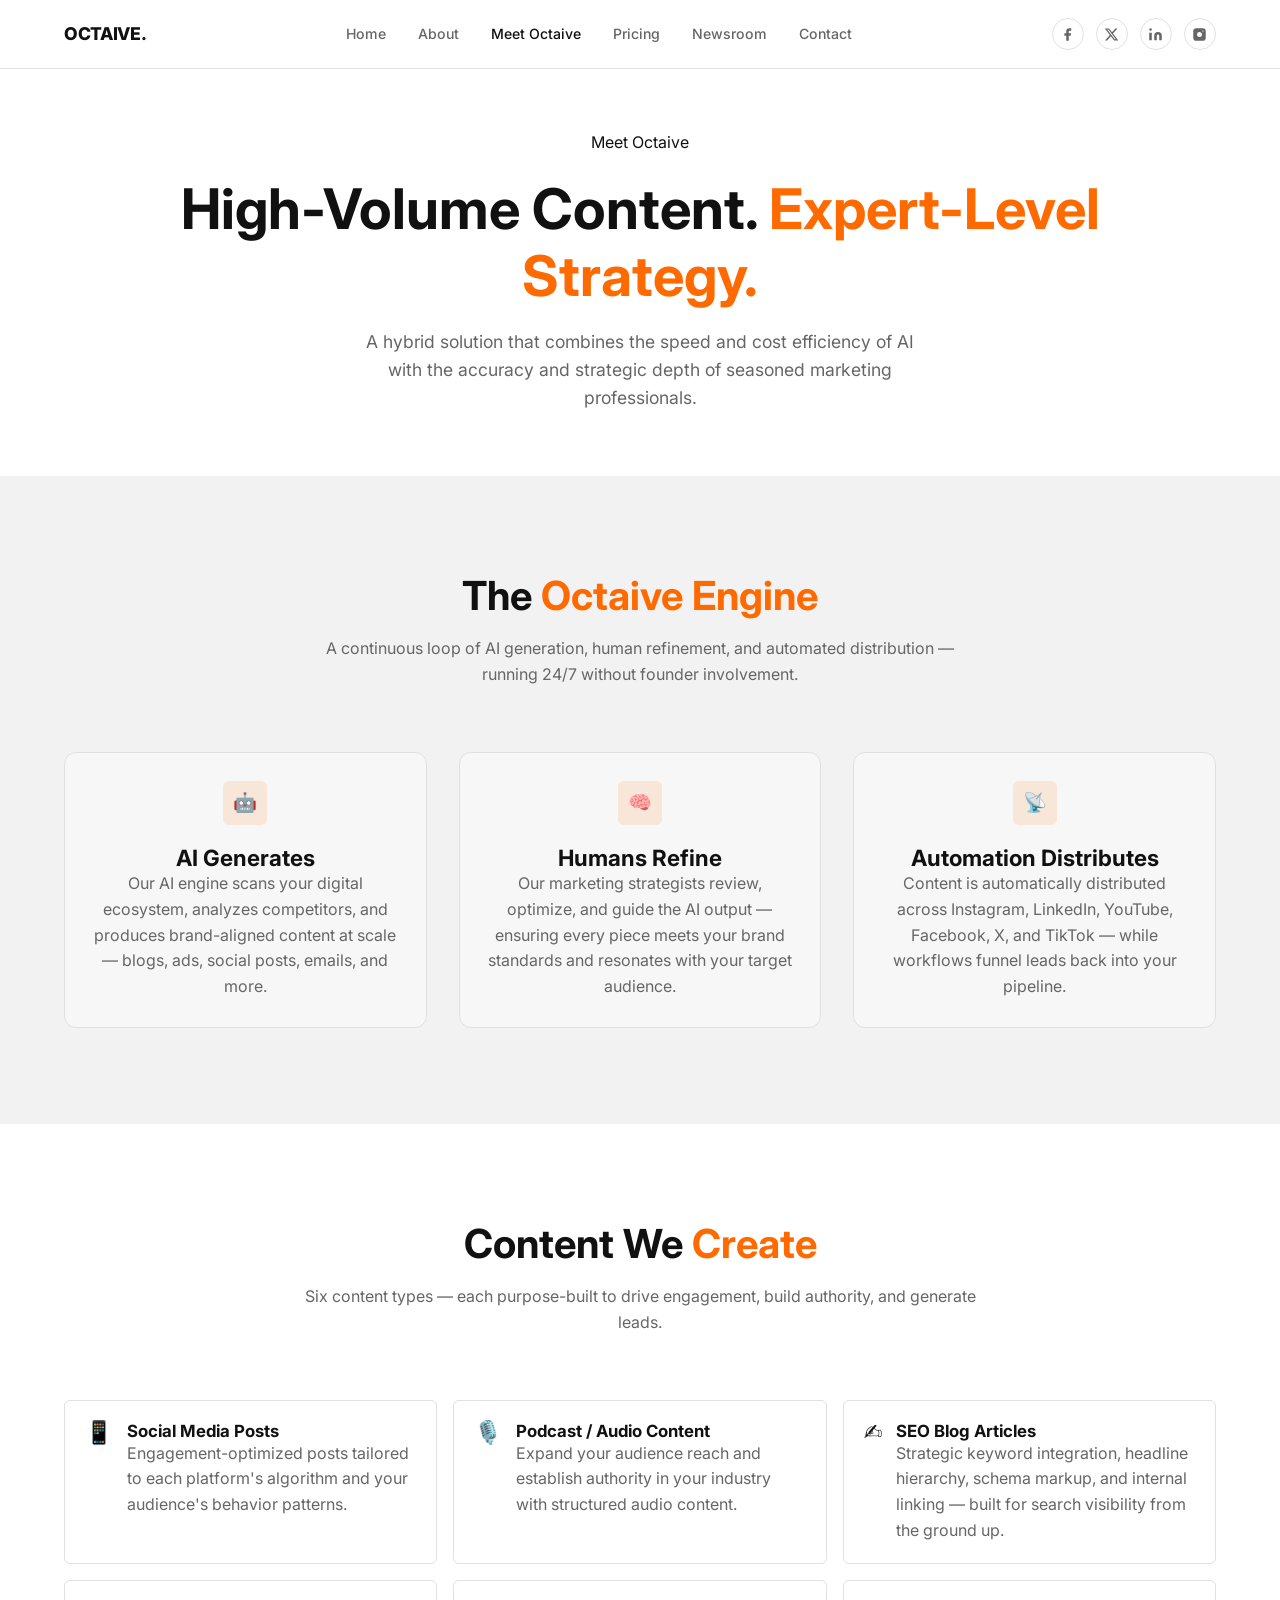
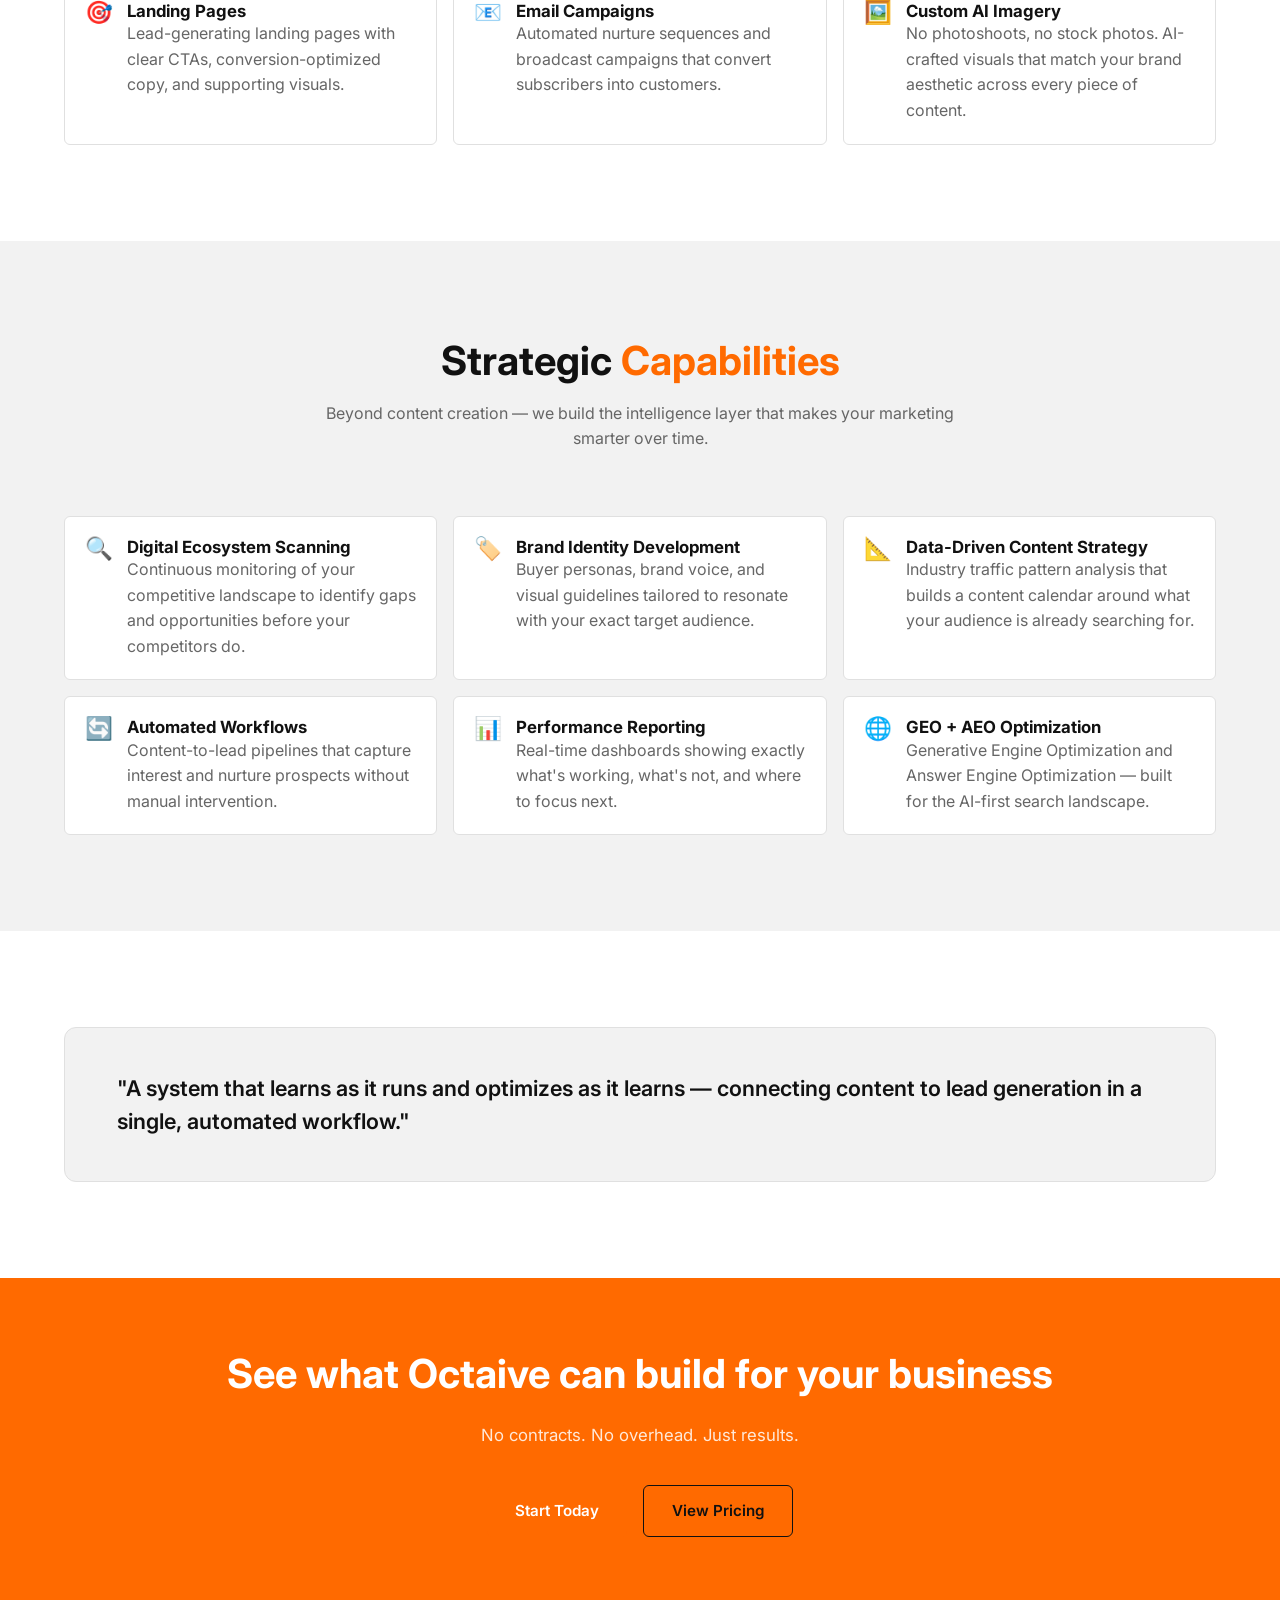
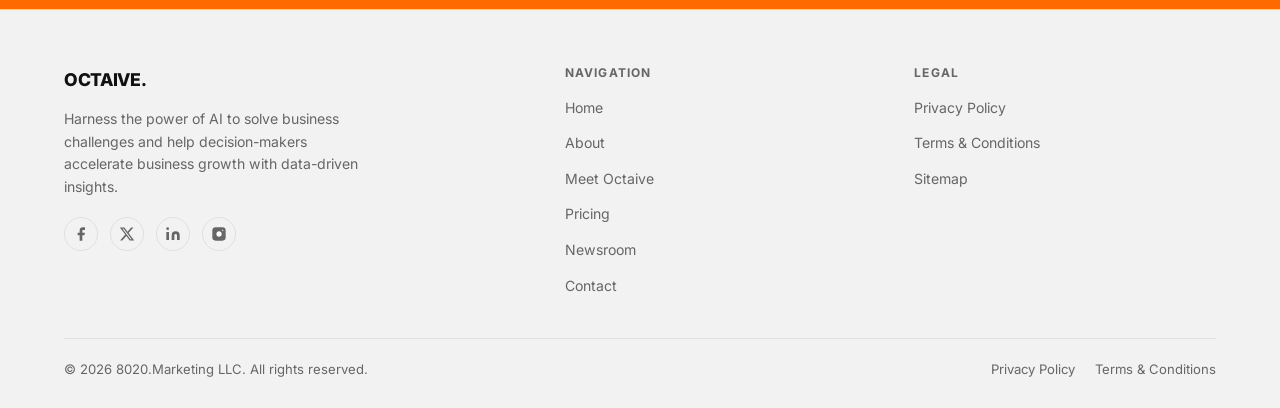
<file: services.html>
<!DOCTYPE html>
<html lang="en">
<head>
  <meta charset="UTF-8">
  <meta name="viewport" content="width=device-width, initial-scale=1.0">
  <title>Meet Octaive — AI + Human Marketing Platform</title>
  <meta name="description" content="Octaive combines AI speed with human strategy to produce high-volume, brand-aligned marketing content across every major channel.">
  <link rel="preconnect" href="https://fonts.googleapis.com">
  <link rel="preconnect" href="https://fonts.gstatic.com" crossorigin>
  <link href="https://fonts.googleapis.com/css2?family=Inter:wght@400;500;600;700;800&display=swap" rel="stylesheet">
  <link rel="stylesheet" href="css/main.css">
</head>
<body>

  <!-- ===================== NAV ===================== -->
  <nav class="site-nav" role="navigation" aria-label="Main navigation">
    <div class="nav-inner">
      <a href="index.html" class="nav-logo">Octaive<span>.</span></a>
      <ul class="nav-links" id="nav-links">
        <li><a href="index.html">Home</a></li>
        <li><a href="about.html">About</a></li>
        <li><a href="services.html" class="active">Meet Octaive</a></li>
        <li><a href="pricing.html">Pricing</a></li>
        <li><a href="newsroom.html">Newsroom</a></li>
        <li><a href="contact.html">Contact</a></li>
      </ul>
      <div class="nav-social">
        <a href="#" aria-label="Facebook"><svg viewBox="0 0 24 24"><path d="M18 2h-3a5 5 0 0 0-5 5v3H7v4h3v8h4v-8h3l1-4h-4V7a1 1 0 0 1 1-1h3z"/></svg></a>
        <a href="#" aria-label="X (Twitter)"><svg viewBox="0 0 24 24"><path d="M18.244 2.25h3.308l-7.227 8.26 8.502 11.24H16.17l-5.214-6.817L4.99 21.75H1.68l7.73-8.835L1.254 2.25H8.08l4.713 6.231zm-1.161 17.52h1.833L7.084 4.126H5.117z"/></svg></a>
        <a href="#" aria-label="LinkedIn"><svg viewBox="0 0 24 24"><path d="M16 8a6 6 0 0 1 6 6v7h-4v-7a2 2 0 0 0-2-2 2 2 0 0 0-2 2v7h-4v-7a6 6 0 0 1 6-6zM2 9h4v12H2z"/><circle cx="4" cy="4" r="2"/></svg></a>
        <a href="#" aria-label="Instagram"><svg viewBox="0 0 24 24"><rect x="2" y="2" width="20" height="20" rx="5" ry="5"/><path d="M16 11.37A4 4 0 1 1 12.63 8 4 4 0 0 1 16 11.37z" style="fill:var(--bg-card)"/><line x1="17.5" y1="6.5" x2="17.51" y2="6.5" style="stroke:var(--bg-card);stroke-width:2;stroke-linecap:round"/></svg></a>
      </div>
      <button class="nav-hamburger" id="nav-hamburger" aria-label="Toggle menu" aria-expanded="false">
        <span></span><span></span><span></span>
      </button>
    </div>
  </nav>

  <main>

    <!-- ===================== PAGE HERO ===================== -->
    <section class="page-hero">
      <div class="container">
        <span class="eyebrow" style="display:inline-block;margin-bottom:20px;">Meet Octaive</span>
        <h1>High-Volume Content. <span class="text-accent">Expert-Level Strategy.</span></h1>
        <p>A hybrid solution that combines the speed and cost efficiency of AI with the accuracy and strategic depth of seasoned marketing professionals.</p>
      </div>
    </section>

    <!-- ===================== HOW IT WORKS ===================== -->
    <section class="section section-alt">
      <div class="container">
        <div class="section-header">
          <h2>The <span class="text-accent">Octaive Engine</span></h2>
          <p>A continuous loop of AI generation, human refinement, and automated distribution — running 24/7 without founder involvement.</p>
        </div>

        <div class="grid-3">
          <div class="card" style="text-align:center;">
            <div class="card-icon" style="margin:0 auto 20px;">🤖</div>
            <h3>AI Generates</h3>
            <p>Our AI engine scans your digital ecosystem, analyzes competitors, and produces brand-aligned content at scale — blogs, ads, social posts, emails, and more.</p>
          </div>
          <div class="card" style="text-align:center;">
            <div class="card-icon" style="margin:0 auto 20px;">🧠</div>
            <h3>Humans Refine</h3>
            <p>Our marketing strategists review, optimize, and guide the AI output — ensuring every piece meets your brand standards and resonates with your target audience.</p>
          </div>
          <div class="card" style="text-align:center;">
            <div class="card-icon" style="margin:0 auto 20px;">📡</div>
            <h3>Automation Distributes</h3>
            <p>Content is automatically distributed across Instagram, LinkedIn, YouTube, Facebook, X, and TikTok — while workflows funnel leads back into your pipeline.</p>
          </div>
        </div>
      </div>
    </section>

    <!-- ===================== CONTENT CREATION ===================== -->
    <section class="section">
      <div class="container">
        <div class="section-header">
          <h2>Content We <span class="text-accent">Create</span></h2>
          <p>Six content types — each purpose-built to drive engagement, build authority, and generate leads.</p>
        </div>

        <div class="services-list">
          <div class="service-item">
            <div class="service-icon">📱</div>
            <div>
              <h4>Social Media Posts</h4>
              <p>Engagement-optimized posts tailored to each platform's algorithm and your audience's behavior patterns.</p>
            </div>
          </div>

          <div class="service-item">
            <div class="service-icon">🎙️</div>
            <div>
              <h4>Podcast / Audio Content</h4>
              <p>Expand your audience reach and establish authority in your industry with structured audio content.</p>
            </div>
          </div>

          <div class="service-item">
            <div class="service-icon">✍️</div>
            <div>
              <h4>SEO Blog Articles</h4>
              <p>Strategic keyword integration, headline hierarchy, schema markup, and internal linking — built for search visibility from the ground up.</p>
            </div>
          </div>

          <div class="service-item">
            <div class="service-icon">🎯</div>
            <div>
              <h4>Landing Pages</h4>
              <p>Lead-generating landing pages with clear CTAs, conversion-optimized copy, and supporting visuals.</p>
            </div>
          </div>

          <div class="service-item">
            <div class="service-icon">📧</div>
            <div>
              <h4>Email Campaigns</h4>
              <p>Automated nurture sequences and broadcast campaigns that convert subscribers into customers.</p>
            </div>
          </div>

          <div class="service-item">
            <div class="service-icon">🖼️</div>
            <div>
              <h4>Custom AI Imagery</h4>
              <p>No photoshoots, no stock photos. AI-crafted visuals that match your brand aesthetic across every piece of content.</p>
            </div>
          </div>
        </div>
      </div>
    </section>

    <!-- ===================== STRATEGIC CAPABILITIES ===================== -->
    <section class="section section-alt">
      <div class="container">
        <div class="section-header">
          <h2>Strategic <span class="text-accent">Capabilities</span></h2>
          <p>Beyond content creation — we build the intelligence layer that makes your marketing smarter over time.</p>
        </div>

        <div class="services-list">
          <div class="service-item">
            <div class="service-icon">🔍</div>
            <div>
              <h4>Digital Ecosystem Scanning</h4>
              <p>Continuous monitoring of your competitive landscape to identify gaps and opportunities before your competitors do.</p>
            </div>
          </div>

          <div class="service-item">
            <div class="service-icon">🏷️</div>
            <div>
              <h4>Brand Identity Development</h4>
              <p>Buyer personas, brand voice, and visual guidelines tailored to resonate with your exact target audience.</p>
            </div>
          </div>

          <div class="service-item">
            <div class="service-icon">📐</div>
            <div>
              <h4>Data-Driven Content Strategy</h4>
              <p>Industry traffic pattern analysis that builds a content calendar around what your audience is already searching for.</p>
            </div>
          </div>

          <div class="service-item">
            <div class="service-icon">🔄</div>
            <div>
              <h4>Automated Workflows</h4>
              <p>Content-to-lead pipelines that capture interest and nurture prospects without manual intervention.</p>
            </div>
          </div>

          <div class="service-item">
            <div class="service-icon">📊</div>
            <div>
              <h4>Performance Reporting</h4>
              <p>Real-time dashboards showing exactly what's working, what's not, and where to focus next.</p>
            </div>
          </div>

          <div class="service-item">
            <div class="service-icon">🌐</div>
            <div>
              <h4>GEO + AEO Optimization</h4>
              <p>Generative Engine Optimization and Answer Engine Optimization — built for the AI-first search landscape.</p>
            </div>
          </div>
        </div>
      </div>
    </section>

    <!-- ===================== DIFFERENTIATOR CALLOUT ===================== -->
    <section class="section">
      <div class="container">
        <div class="callout">
          <blockquote>
            "A system that learns as it runs and optimizes as it learns — connecting content to lead generation in a single, automated workflow."
          </blockquote>
        </div>
      </div>
    </section>

    <!-- ===================== CTA ===================== -->
    <section class="cta-strip section-alt">
      <div class="container">
        <h2>See what Octaive can build for <span class="text-accent">your business</span></h2>
        <p>No contracts. No overhead. Just results.</p>
        <div style="display:flex;gap:16px;justify-content:center;flex-wrap:wrap;">
          <a href="contact.html" class="btn btn-primary">Start Today</a>
          <a href="pricing.html" class="btn btn-outline">View Pricing</a>
        </div>
      </div>
    </section>

  </main>

  <!-- ===================== FOOTER ===================== -->
  <footer class="site-footer">
    <div class="container">
      <div class="footer-top">
        <div class="footer-brand">
          <a href="index.html" class="nav-logo">Octaive<span>.</span></a>
          <p>Harness the power of AI to solve business challenges and help decision-makers accelerate business growth with data-driven insights.</p>
          <div class="footer-social">
            <a href="#" aria-label="Facebook"><svg viewBox="0 0 24 24"><path d="M18 2h-3a5 5 0 0 0-5 5v3H7v4h3v8h4v-8h3l1-4h-4V7a1 1 0 0 1 1-1h3z"/></svg></a>
            <a href="#" aria-label="X (Twitter)"><svg viewBox="0 0 24 24"><path d="M18.244 2.25h3.308l-7.227 8.26 8.502 11.24H16.17l-5.214-6.817L4.99 21.75H1.68l7.73-8.835L1.254 2.25H8.08l4.713 6.231zm-1.161 17.52h1.833L7.084 4.126H5.117z"/></svg></a>
            <a href="#" aria-label="LinkedIn"><svg viewBox="0 0 24 24"><path d="M16 8a6 6 0 0 1 6 6v7h-4v-7a2 2 0 0 0-2-2 2 2 0 0 0-2 2v7h-4v-7a6 6 0 0 1 6-6zM2 9h4v12H2z"/><circle cx="4" cy="4" r="2"/></svg></a>
            <a href="#" aria-label="Instagram"><svg viewBox="0 0 24 24"><rect x="2" y="2" width="20" height="20" rx="5" ry="5"/><path d="M16 11.37A4 4 0 1 1 12.63 8 4 4 0 0 1 16 11.37z" style="fill:var(--bg)"/><line x1="17.5" y1="6.5" x2="17.51" y2="6.5" style="stroke:var(--bg);stroke-width:2;stroke-linecap:round"/></svg></a>
          </div>
        </div>
        <div class="footer-col">
          <h4>Navigation</h4>
          <ul>
            <li><a href="index.html">Home</a></li>
            <li><a href="about.html">About</a></li>
            <li><a href="services.html">Meet Octaive</a></li>
            <li><a href="pricing.html">Pricing</a></li>
            <li><a href="newsroom.html">Newsroom</a></li>
            <li><a href="contact.html">Contact</a></li>
          </ul>
        </div>
        <div class="footer-col">
          <h4>Legal</h4>
          <ul>
            <li><a href="privacy-policy.html">Privacy Policy</a></li>
            <li><a href="terms-conditions.html">Terms &amp; Conditions</a></li>
            <li><a href="sitemap.html">Sitemap</a></li>
          </ul>
        </div>
      </div>
      <div class="footer-bottom">
        <p>&copy; 2026 8020.Marketing LLC. All rights reserved.</p>
        <div class="footer-legal">
          <a href="privacy-policy.html">Privacy Policy</a>
          <a href="terms-conditions.html">Terms &amp; Conditions</a>
        </div>
      </div>
    </div>
  </footer>

  <script src="js/nav.js"></script>
</body>
</html>
</file>
<file: css/main.css>
/* ============================================================
   DESIGN TOKENS
   ============================================================ */
:root {
  --bg:           #ffffff;
  --bg-card:      #f7f7f7;
  --bg-section:   #f2f2f2;
  --border:       #e0e0e0;
  --text:         #111111;
  --text-muted:   #666666;
  --accent:       #ff6a00;
  --accent-light: #ff8c38;
  --accent-glow:  rgba(255, 106, 0, 0.12);
  --white:        #ffffff;

  --font-sans: 'Inter', system-ui, -apple-system, sans-serif;

  --max-width: 1200px;
  --radius:    6px;
  --radius-lg: 12px;

  --shadow-card: 0 2px 16px rgba(0,0,0,0.07);
}

/* ============================================================
   RESET
   ============================================================ */
*, *::before, *::after { box-sizing: border-box; margin: 0; padding: 0; }

html { scroll-behavior: smooth; }

body {
  background: var(--bg);
  color: var(--text);
  font-family: var(--font-sans);
  font-size: 16px;
  line-height: 1.6;
  -webkit-font-smoothing: antialiased;
}

img { display: block; max-width: 100%; height: auto; }
a { color: inherit; text-decoration: none; }
ul { list-style: none; }
button { cursor: pointer; border: none; background: none; font: inherit; }

/* ============================================================
   TYPOGRAPHY
   ============================================================ */
h1, h2, h3, h4, h5 { line-height: 1.2; font-weight: 700; color: var(--text); }

h1 { font-size: clamp(2rem, 5vw, 3.5rem); }
h2 { font-size: clamp(1.6rem, 3.5vw, 2.5rem); }
h3 { font-size: clamp(1.1rem, 2vw, 1.4rem); }
h4 { font-size: 1.05rem; }

p { color: var(--text-muted); }
p.lead { font-size: 1.1rem; color: var(--text); }

.text-accent  { color: var(--accent); }
.text-center  { text-align: center; }
.text-white   { color: var(--white); }

/* ============================================================
   LAYOUT UTILITIES
   ============================================================ */
.container {
  width: 100%;
  max-width: var(--max-width);
  margin: 0 auto;
  padding: 0 24px;
}

.section    { padding: 96px 0; }
.section-sm { padding: 64px 0; }

.section-alt { background: var(--bg-section); }

.section-header {
  max-width: 680px;
  margin: 0 auto 64px;
  text-align: center;
}

.section-header h2 { margin-bottom: 16px; }

.grid-2 { display: grid; grid-template-columns: repeat(2, 1fr); gap: 32px; }
.grid-3 { display: grid; grid-template-columns: repeat(3, 1fr); gap: 32px; }
.grid-4 { display: grid; grid-template-columns: repeat(4, 1fr); gap: 24px; }

/* ============================================================
   BUTTONS
   ============================================================ */
.btn {
  display: inline-flex;
  align-items: center;
  gap: 8px;
  padding: 13px 28px;
  border-radius: var(--radius);
  font-size: 0.95rem;
  font-weight: 600;
  transition: all 0.2s ease;
}

.btn-primary {
  background: var(--accent);
  color: var(--white);
}

.btn-primary:hover {
  background: #e05a00;
  transform: translateY(-1px);
  box-shadow: 0 6px 20px var(--accent-glow);
}

.btn-outline {
  border: 1.5px solid var(--text);
  color: var(--text);
  background: transparent;
}

.btn-outline:hover {
  background: var(--text);
  color: var(--white);
}

.btn-outline-light {
  border: 1.5px solid var(--white);
  color: var(--white);
  background: transparent;
}

.btn-outline-light:hover {
  background: var(--white);
  color: var(--accent);
}

/* ============================================================
   NAVIGATION
   ============================================================ */
.site-nav {
  position: fixed;
  top: 0;
  left: 0;
  right: 0;
  z-index: 100;
  background: rgba(255, 255, 255, 0.96);
  backdrop-filter: blur(8px);
  border-bottom: 1px solid var(--border);
}

.nav-inner {
  display: flex;
  align-items: center;
  justify-content: space-between;
  height: 68px;
  max-width: var(--max-width);
  margin: 0 auto;
  padding: 0 24px;
}

.nav-logo {
  display: flex;
  align-items: center;
  font-size: 1.1rem;
  font-weight: 800;
  color: var(--text);
  letter-spacing: -0.02em;
  text-transform: uppercase;
}

.nav-links {
  display: flex;
  align-items: center;
  gap: 32px;
}

.nav-links a {
  font-size: 0.88rem;
  font-weight: 500;
  color: var(--text-muted);
  transition: color 0.2s;
}

.nav-links a:hover,
.nav-links a.active {
  color: var(--text);
}

.nav-social {
  display: flex;
  align-items: center;
  gap: 12px;
}

.nav-social a {
  width: 32px;
  height: 32px;
  border-radius: 50%;
  border: 1px solid var(--border);
  display: flex;
  align-items: center;
  justify-content: center;
  color: var(--text-muted);
  transition: all 0.2s;
}

.nav-social a:hover {
  border-color: var(--text);
  color: var(--text);
}

.nav-social svg { width: 15px; height: 15px; fill: currentColor; }

.nav-hamburger {
  display: none;
  flex-direction: column;
  gap: 5px;
  padding: 4px;
}

.nav-hamburger span {
  display: block;
  width: 24px;
  height: 2px;
  background: var(--text);
  border-radius: 2px;
  transition: all 0.3s;
}

@media (max-width: 768px) {
  .nav-links {
    display: none;
    position: fixed;
    top: 68px;
    left: 0;
    right: 0;
    background: var(--white);
    flex-direction: column;
    align-items: flex-start;
    padding: 24px;
    gap: 20px;
    border-bottom: 1px solid var(--border);
    box-shadow: 0 8px 24px rgba(0,0,0,0.08);
  }

  .nav-links.open { display: flex; }
  .nav-links a { font-size: 1rem; }
  .nav-social { display: none; }
  .nav-hamburger { display: flex; }
}

/* ============================================================
   FOOTER
   ============================================================ */
.site-footer {
  background: var(--bg-section);
  border-top: 1px solid var(--border);
  padding: 56px 0 28px;
}

.footer-top {
  display: grid;
  grid-template-columns: 1.5fr 1fr 1fr;
  gap: 48px;
  margin-bottom: 40px;
}

.footer-brand p {
  margin-top: 14px;
  font-size: 0.88rem;
  max-width: 300px;
}

.footer-col h4 {
  font-size: 0.75rem;
  text-transform: uppercase;
  letter-spacing: 0.1em;
  color: var(--text-muted);
  margin-bottom: 14px;
}

.footer-col ul { display: flex; flex-direction: column; gap: 10px; }

.footer-col a {
  font-size: 0.88rem;
  color: var(--text-muted);
  transition: color 0.2s;
}

.footer-col a:hover { color: var(--text); }

.footer-social {
  display: flex;
  gap: 12px;
  margin-top: 18px;
}

.footer-social a {
  width: 34px;
  height: 34px;
  border-radius: 50%;
  border: 1px solid var(--border);
  display: flex;
  align-items: center;
  justify-content: center;
  color: var(--text-muted);
  transition: all 0.2s;
}

.footer-social a:hover {
  border-color: var(--text);
  color: var(--text);
}

.footer-social svg { width: 16px; height: 16px; fill: currentColor; }

.footer-bottom {
  border-top: 1px solid var(--border);
  padding-top: 20px;
  display: flex;
  align-items: center;
  justify-content: space-between;
  gap: 16px;
  flex-wrap: wrap;
}

.footer-bottom p,
.footer-bottom a {
  font-size: 0.82rem;
  color: var(--text-muted);
}

.footer-bottom a:hover { color: var(--text); }

.footer-legal { display: flex; gap: 20px; }

@media (max-width: 768px) {
  .footer-top { grid-template-columns: 1fr; gap: 32px; }
  .footer-bottom { flex-direction: column; align-items: flex-start; }
}

/* ============================================================
   HERO
   ============================================================ */
.hero {
  padding: 140px 0 80px;
  position: relative;
  overflow: hidden;
}

.hero-split {
  display: grid;
  grid-template-columns: 1fr 1fr;
  gap: 56px;
  align-items: center;
}

.hero-content h1 { margin-bottom: 20px; }

.hero-content p {
  font-size: 1.05rem;
  margin-bottom: 36px;
  max-width: 480px;
}

.hero-actions { display: flex; gap: 14px; flex-wrap: wrap; }

.hero-image {
  border-radius: var(--radius-lg);
  overflow: hidden;
  position: relative;
}

.hero-image img {
  width: 100%;
  height: 480px;
  object-fit: cover;
}

/* platform logos row beneath hero image */
.platform-row {
  display: flex;
  align-items: center;
  gap: 28px;
  margin-top: 32px;
  flex-wrap: wrap;
}

.platform-row p {
  font-size: 0.85rem;
  color: var(--text-muted);
  font-style: italic;
  margin-right: 8px;
}

.platform-row .platform-logos {
  display: flex;
  align-items: center;
  gap: 20px;
  flex-wrap: wrap;
}

.platform-logos span {
  font-size: 0.82rem;
  font-weight: 700;
  color: var(--text-muted);
  letter-spacing: 0.02em;
}

/* page hero (centered, no image) */
.page-hero {
  padding: 130px 0 64px;
  text-align: center;
}

.page-hero h1 { margin-bottom: 18px; }
.page-hero p  { font-size: 1.1rem; max-width: 560px; margin: 0 auto; }

@media (max-width: 768px) {
  .hero { padding: 110px 0 56px; }
  .hero-split { grid-template-columns: 1fr; }
  .hero-image { display: none; }
  .platform-row { margin-top: 24px; }
}

/* ============================================================
   CARDS
   ============================================================ */
.card {
  background: var(--bg-card);
  border: 1px solid var(--border);
  border-radius: var(--radius-lg);
  padding: 28px;
  transition: box-shadow 0.2s;
}

.card:hover {
  box-shadow: var(--shadow-card);
}

.card-icon {
  width: 44px;
  height: 44px;
  background: var(--accent-glow);
  border-radius: var(--radius);
  display: flex;
  align-items: center;
  justify-content: center;
  margin-bottom: 16px;
  color: var(--accent);
  font-size: 1.2rem;
}

/* ============================================================
   AD EXAMPLES GRID
   ============================================================ */
.ad-grid {
  display: grid;
  grid-template-columns: repeat(3, 1fr);
  gap: 12px;
}

.ad-grid img,
.ad-grid > div {
  width: 100%;
  aspect-ratio: 4/3;
  object-fit: cover;
  border-radius: var(--radius);
  border: 1px solid var(--border);
  transition: transform 0.2s;
}

.ad-grid img:hover { transform: scale(1.02); }

@media (max-width: 768px) { .ad-grid { grid-template-columns: repeat(2, 1fr); } }

/* ============================================================
   PILLARS — alternating sections (home page)
   ============================================================ */
.pillar-section {
  padding: 64px 0;
  border-top: 1px solid var(--border);
}

.pillar-section:first-of-type { border-top: none; }

.pillar-inner {
  display: grid;
  grid-template-columns: 1fr 1fr;
  gap: 64px;
  align-items: center;
}

.pillar-inner.reverse { direction: rtl; }
.pillar-inner.reverse > * { direction: ltr; }

.pillar-content h2 { margin-bottom: 16px; }

.pillar-content p { margin-bottom: 28px; }

.pillar-visual {
  display: flex;
  align-items: center;
  justify-content: center;
}

.pillar-visual img {
  max-height: 280px;
  object-fit: contain;
}

/* placeholder illustration box */
.pillar-visual-placeholder {
  width: 100%;
  height: 240px;
  background: var(--bg-section);
  border: 1px solid var(--border);
  border-radius: var(--radius-lg);
  display: flex;
  align-items: center;
  justify-content: center;
  font-size: 4rem;
}

@media (max-width: 768px) {
  .pillar-inner,
  .pillar-inner.reverse { grid-template-columns: 1fr; direction: ltr; }
  .pillar-visual { display: none; }
}

/* ============================================================
   CALLOUT BLOCK
   ============================================================ */
.callout {
  background: var(--bg-section);
  border: 1px solid var(--border);
  border-radius: var(--radius-lg);
  padding: 44px 52px;
}

.callout blockquote {
  font-size: clamp(1rem, 2.5vw, 1.35rem);
  font-weight: 600;
  color: var(--text);
  line-height: 1.5;
  font-style: normal;
}

/* ============================================================
   FAQ — 2-col layout (home)
   ============================================================ */
.faq-section-inner {
  display: grid;
  grid-template-columns: 1fr 1.4fr;
  gap: 80px;
  align-items: start;
}

.faq-intro h2 { margin-bottom: 16px; }
.faq-intro p  { margin-bottom: 24px; }

.faq-list { display: flex; flex-direction: column; gap: 0; }

.faq-item {
  border-bottom: 1px solid var(--border);
}

.faq-item:first-child { border-top: 1px solid var(--border); }

.faq-question {
  width: 100%;
  display: flex;
  justify-content: space-between;
  align-items: center;
  padding: 20px 4px;
  text-align: left;
  font-size: 1rem;
  font-weight: 600;
  color: var(--text);
  background: transparent;
  gap: 16px;
}

.faq-question .icon {
  width: 22px;
  height: 22px;
  border-radius: 50%;
  border: 1.5px solid var(--border);
  display: flex;
  align-items: center;
  justify-content: center;
  flex-shrink: 0;
  font-size: 0.9rem;
  transition: transform 0.2s, border-color 0.2s, background 0.2s;
  color: var(--text-muted);
}

.faq-item.open .faq-question .icon {
  transform: rotate(45deg);
  border-color: var(--accent);
  background: var(--accent);
  color: var(--white);
}

.faq-answer {
  max-height: 0;
  overflow: hidden;
  transition: max-height 0.3s ease;
}

.faq-answer-inner {
  padding: 0 4px 20px;
  color: var(--text-muted);
  font-size: 0.95rem;
}

.faq-item.open .faq-answer { max-height: 240px; }

@media (max-width: 900px) {
  .faq-section-inner { grid-template-columns: 1fr; gap: 40px; }
}

/* ============================================================
   CTA STRIP — orange background
   ============================================================ */
.cta-strip {
  padding: 72px 0;
  text-align: center;
  background: var(--accent);
}

.cta-strip h2 {
  color: var(--white);
  margin-bottom: 24px;
}

.cta-strip .text-accent { color: var(--white); }

.cta-strip p {
  color: rgba(255,255,255,0.85);
  margin-bottom: 36px;
  font-size: 1.05rem;
}

/* ============================================================
   NEWSROOM CARDS
   ============================================================ */
.article-grid {
  display: grid;
  grid-template-columns: repeat(3, 1fr);
  gap: 24px;
}

.article-card {
  background: var(--white);
  border: 1px solid var(--border);
  border-radius: var(--radius-lg);
  overflow: hidden;
  transition: box-shadow 0.2s, transform 0.2s;
  display: flex;
  flex-direction: column;
}

.article-card:hover {
  box-shadow: var(--shadow-card);
  transform: translateY(-2px);
}

.article-card-body { padding: 20px; flex: 1; display: flex; flex-direction: column; }

.article-meta {
  display: flex;
  gap: 10px;
  align-items: center;
  margin-bottom: 10px;
  font-size: 0.78rem;
  color: var(--text-muted);
}

.article-meta .tag {
  background: var(--accent-glow);
  color: var(--accent);
  padding: 2px 10px;
  border-radius: 100px;
  font-weight: 600;
  font-size: 0.75rem;
}

.article-card h3 {
  font-size: 1rem;
  color: var(--text);
  margin-bottom: 8px;
  line-height: 1.4;
}

.article-card p { font-size: 0.88rem; flex: 1; }

.article-card-footer {
  padding: 0 20px 20px;
}

@media (max-width: 1024px) { .article-grid { grid-template-columns: repeat(2, 1fr); } }
@media (max-width: 640px)  { .article-grid { grid-template-columns: 1fr; } }

/* ============================================================
   PRICING CARDS
   ============================================================ */
.pricing-grid {
  display: grid;
  grid-template-columns: repeat(3, 1fr);
  gap: 24px;
  align-items: start;
}

.pricing-card {
  background: var(--white);
  border: 1px solid var(--border);
  border-radius: var(--radius-lg);
  padding: 32px;
  position: relative;
  display: flex;
  flex-direction: column;
  box-shadow: var(--shadow-card);
}

.pricing-card.featured {
  border-color: var(--accent);
  box-shadow: 0 4px 32px var(--accent-glow);
}

.pricing-badge {
  position: absolute;
  top: -13px;
  left: 50%;
  transform: translateX(-50%);
  background: var(--accent);
  color: var(--white);
  font-size: 0.72rem;
  font-weight: 700;
  text-transform: uppercase;
  letter-spacing: 0.08em;
  padding: 3px 14px;
  border-radius: 100px;
  white-space: nowrap;
}

.pricing-card h3 { font-size: 1.1rem; margin-bottom: 6px; }

.pricing-card .tagline {
  font-size: 0.85rem;
  color: var(--text-muted);
  margin-bottom: 24px;
}

.price {
  display: flex;
  align-items: flex-end;
  gap: 4px;
  margin-bottom: 24px;
}

.price .amount {
  font-size: 2.6rem;
  font-weight: 800;
  color: var(--text);
  line-height: 1;
}

.price .currency {
  font-size: 1.2rem;
  font-weight: 700;
  color: var(--text);
  align-self: flex-start;
  margin-top: 8px;
}

.price .period {
  font-size: 0.88rem;
  color: var(--text-muted);
  margin-bottom: 5px;
}

.pricing-divider {
  border: none;
  border-top: 1px solid var(--border);
  margin: 4px 0 20px;
}

.pricing-features { display: flex; flex-direction: column; gap: 11px; margin-bottom: 28px; flex: 1; }

.pricing-feature {
  display: flex;
  align-items: flex-start;
  gap: 10px;
  font-size: 0.88rem;
  color: var(--text-muted);
}

.pricing-feature .check {
  width: 17px;
  height: 17px;
  background: var(--accent-glow);
  border-radius: 50%;
  display: flex;
  align-items: center;
  justify-content: center;
  flex-shrink: 0;
  margin-top: 2px;
  color: var(--accent);
  font-size: 0.6rem;
  font-weight: 800;
}

.pricing-card .btn { width: 100%; justify-content: center; }

@media (max-width: 1024px) { .pricing-grid { grid-template-columns: 1fr; max-width: 460px; margin: 0 auto; } }

/* ============================================================
   FEATURES TABLE
   ============================================================ */
.features-table {
  border: 1px solid var(--border);
  border-radius: var(--radius-lg);
  overflow: hidden;
  margin-top: 56px;
}

.features-table-header {
  background: var(--bg-section);
  border-bottom: 1px solid var(--border);
  padding: 20px 28px;
}

.features-section { border-bottom: 1px solid var(--border); }
.features-section:last-child { border-bottom: none; }

.features-section-title {
  padding: 16px 28px;
  font-size: 0.75rem;
  font-weight: 700;
  text-transform: uppercase;
  letter-spacing: 0.1em;
  color: var(--accent);
  background: var(--accent-glow);
  border-bottom: 1px solid var(--border);
}

.features-row {
  display: flex;
  align-items: center;
  padding: 13px 28px;
  gap: 12px;
  border-bottom: 1px solid var(--border);
  font-size: 0.88rem;
  color: var(--text-muted);
}

.features-row:last-child { border-bottom: none; }

.features-row .check {
  width: 17px;
  height: 17px;
  background: var(--accent-glow);
  border-radius: 50%;
  display: flex;
  align-items: center;
  justify-content: center;
  flex-shrink: 0;
  color: var(--accent);
  font-size: 0.6rem;
  font-weight: 800;
}

/* ============================================================
   VALUES GRID (about)
   ============================================================ */
.values-grid {
  display: grid;
  grid-template-columns: repeat(2, 1fr);
  gap: 20px;
}

@media (max-width: 640px) { .values-grid { grid-template-columns: 1fr; } }

/* ============================================================
   STATS ROW
   ============================================================ */
.stats-row {
  display: grid;
  grid-template-columns: repeat(3, 1fr);
  gap: 1px;
  background: var(--border);
  border: 1px solid var(--border);
  border-radius: var(--radius-lg);
  overflow: hidden;
  margin-top: 56px;
}

.stat {
  background: var(--bg-card);
  padding: 36px 28px;
  text-align: center;
}

.stat .number {
  font-size: 2.2rem;
  font-weight: 800;
  color: var(--text);
  line-height: 1;
  margin-bottom: 6px;
}

.stat .label { font-size: 0.88rem; }

@media (max-width: 640px) { .stats-row { grid-template-columns: 1fr; } }

/* ============================================================
   SERVICES LIST
   ============================================================ */
.services-list {
  display: grid;
  grid-template-columns: repeat(3, 1fr);
  gap: 16px;
}

.service-item {
  display: flex;
  align-items: flex-start;
  gap: 14px;
  padding: 20px;
  background: var(--white);
  border: 1px solid var(--border);
  border-radius: var(--radius);
  transition: box-shadow 0.2s;
}

.service-item:hover { box-shadow: var(--shadow-card); }

.service-icon {
  font-size: 1.4rem;
  line-height: 1;
  flex-shrink: 0;
}

@media (max-width: 1024px) { .services-list { grid-template-columns: repeat(2, 1fr); } }
@media (max-width: 640px)  { .services-list { grid-template-columns: 1fr; } }

/* ============================================================
   CONTACT FORM
   ============================================================ */
.contact-grid {
  display: grid;
  grid-template-columns: 1fr 1.5fr;
  gap: 64px;
  align-items: start;
}

.contact-info h2 { margin-bottom: 18px; }
.contact-info p  { margin-bottom: 32px; }

.contact-social { display: flex; gap: 12px; margin-top: 28px; }

.contact-social a {
  width: 42px;
  height: 42px;
  border: 1px solid var(--border);
  border-radius: 50%;
  display: flex;
  align-items: center;
  justify-content: center;
  color: var(--text-muted);
  transition: all 0.2s;
}

.contact-social a:hover {
  border-color: var(--text);
  color: var(--text);
}

.contact-social svg { width: 18px; height: 18px; fill: currentColor; }

.form-card {
  background: var(--white);
  border: 1px solid var(--border);
  border-radius: var(--radius-lg);
  padding: 36px;
  box-shadow: var(--shadow-card);
}

.form-row {
  display: grid;
  grid-template-columns: 1fr 1fr;
  gap: 18px;
}

.form-field { margin-bottom: 18px; }

.form-field label {
  display: block;
  font-size: 0.84rem;
  font-weight: 600;
  color: var(--text);
  margin-bottom: 7px;
}

.form-field input,
.form-field select,
.form-field textarea {
  width: 100%;
  padding: 11px 14px;
  background: var(--bg-section);
  border: 1px solid var(--border);
  border-radius: var(--radius);
  color: var(--text);
  font-family: var(--font-sans);
  font-size: 0.93rem;
  transition: border-color 0.2s, background 0.2s;
}

.form-field input::placeholder,
.form-field textarea::placeholder { color: #aaa; }

.form-field input:focus,
.form-field select:focus,
.form-field textarea:focus {
  outline: none;
  border-color: var(--accent);
  background: var(--white);
}

.form-field select { appearance: none; cursor: pointer; }

.form-field textarea { resize: vertical; min-height: 110px; }

.form-submit { width: 100%; justify-content: center; padding: 15px; font-size: 1rem; }

@media (max-width: 1024px) { .contact-grid { grid-template-columns: 1fr; } }
@media (max-width: 640px)  { .form-row { grid-template-columns: 1fr; } }

/* ============================================================
   DIVIDER
   ============================================================ */
.divider { border: none; border-top: 1px solid var(--border); margin: 0; }

/* ============================================================
   RESPONSIVE GRID OVERRIDES
   ============================================================ */
@media (max-width: 1024px) {
  .grid-4 { grid-template-columns: repeat(2, 1fr); }
}

@media (max-width: 768px) {
  .grid-2,
  .grid-3,
  .grid-4 { grid-template-columns: 1fr; }

  .section { padding: 64px 0; }
  .cta-strip { padding: 56px 0; }

  .features-table-header,
  .features-row { padding-left: 16px; padding-right: 16px; }

  .callout { padding: 28px 20px; }

  .stats-row { grid-template-columns: 1fr; }
}
</file>
